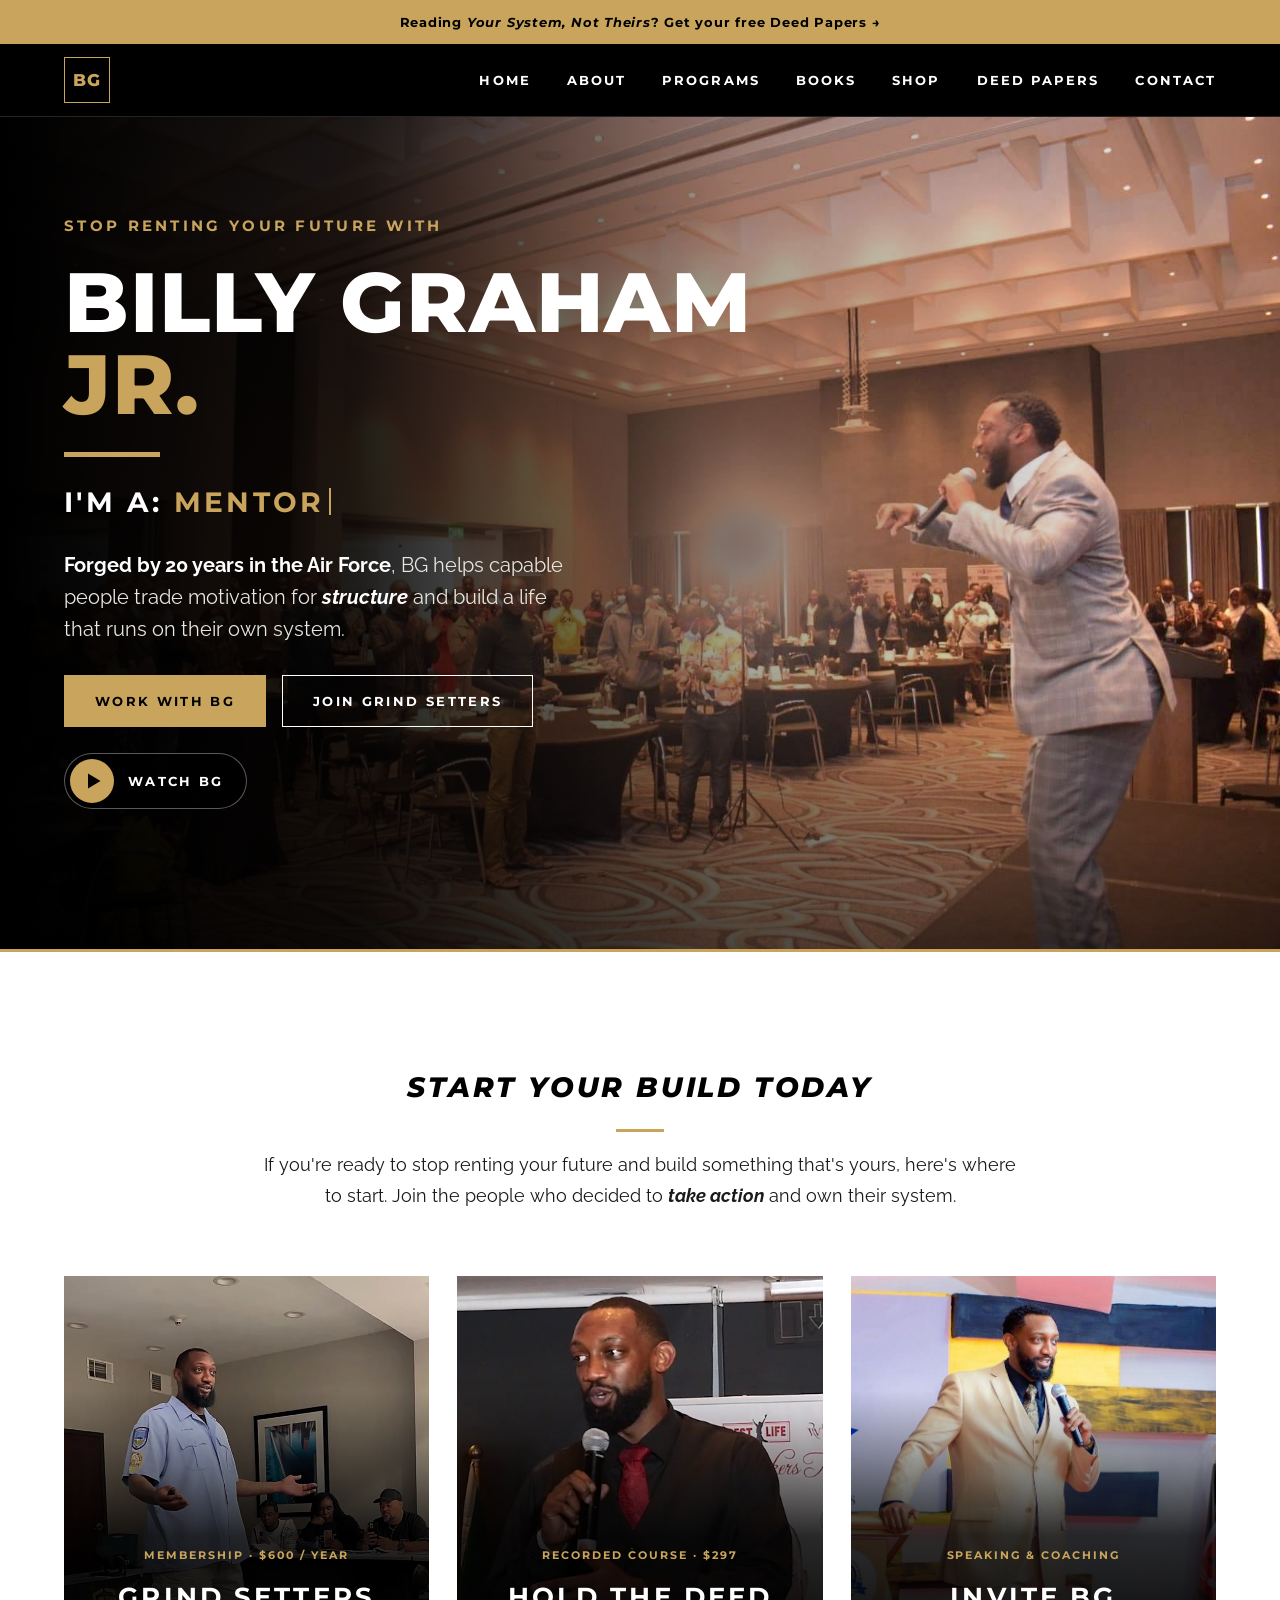
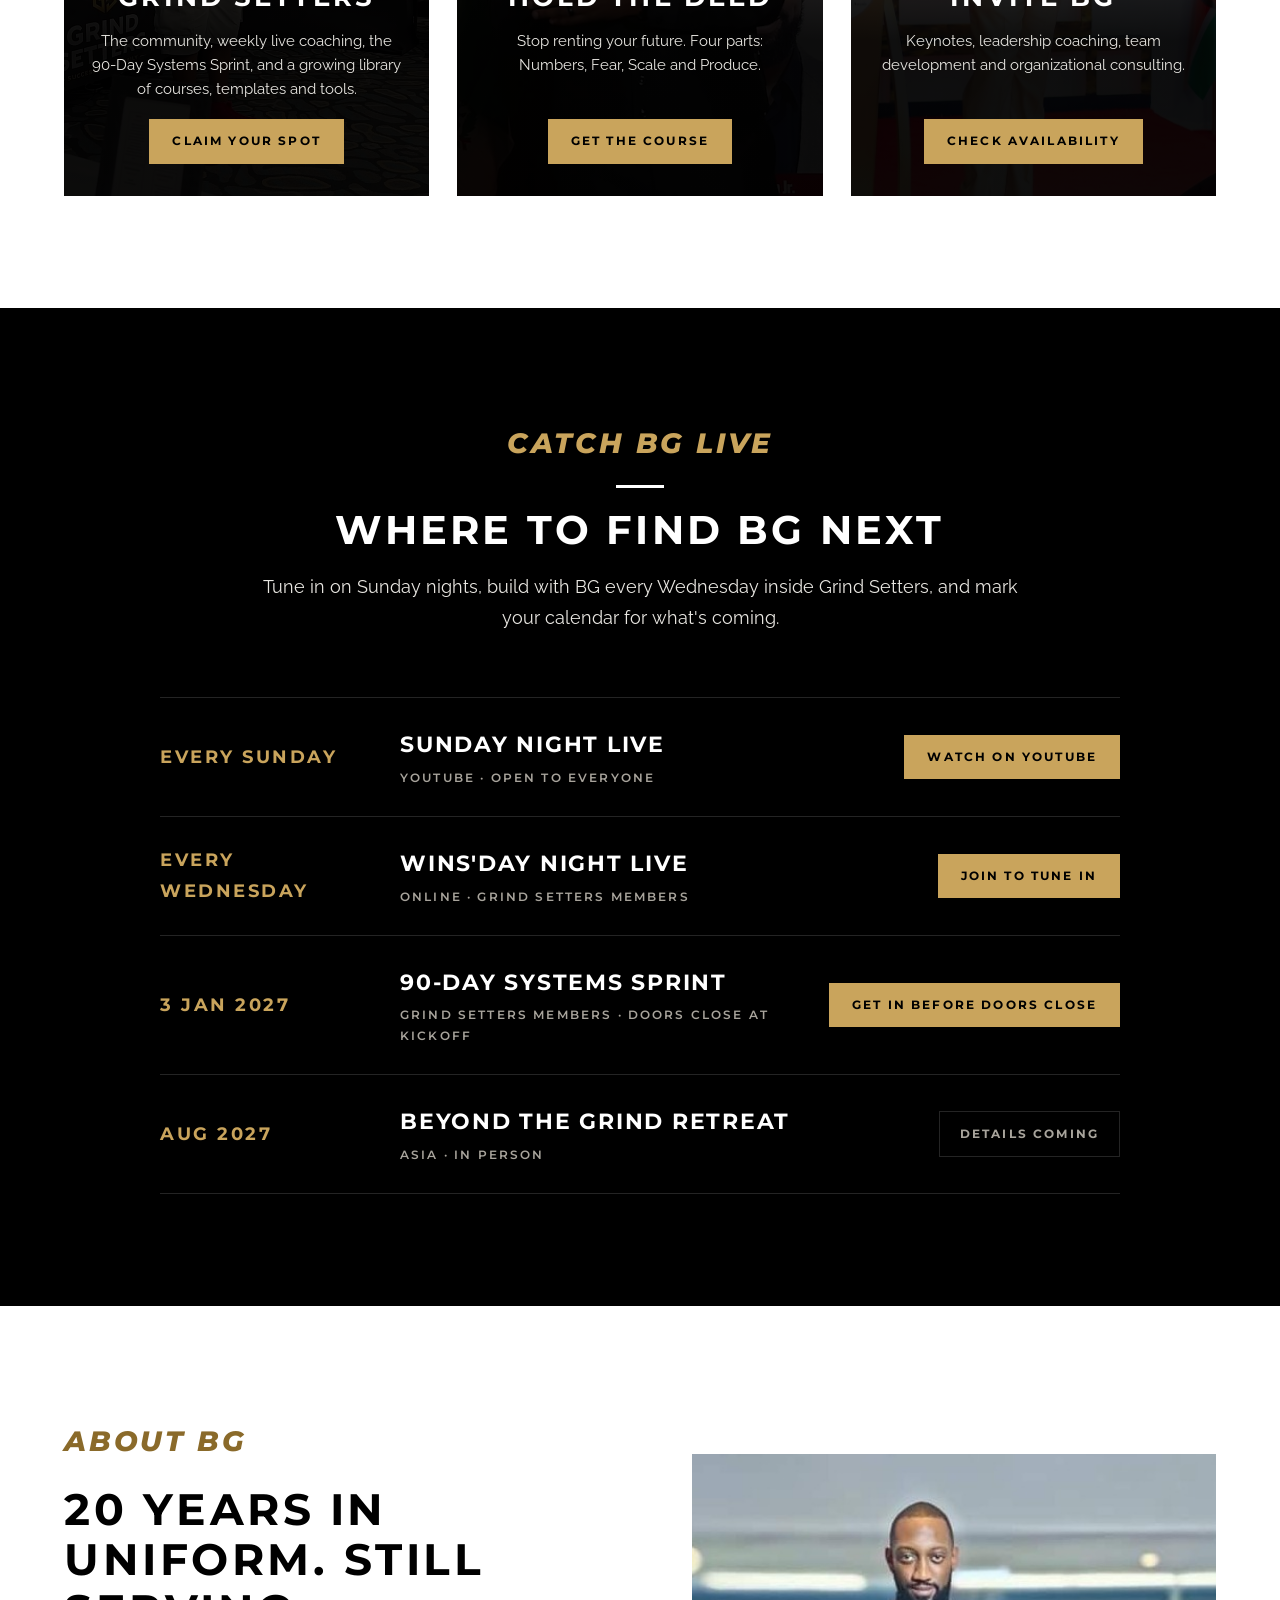
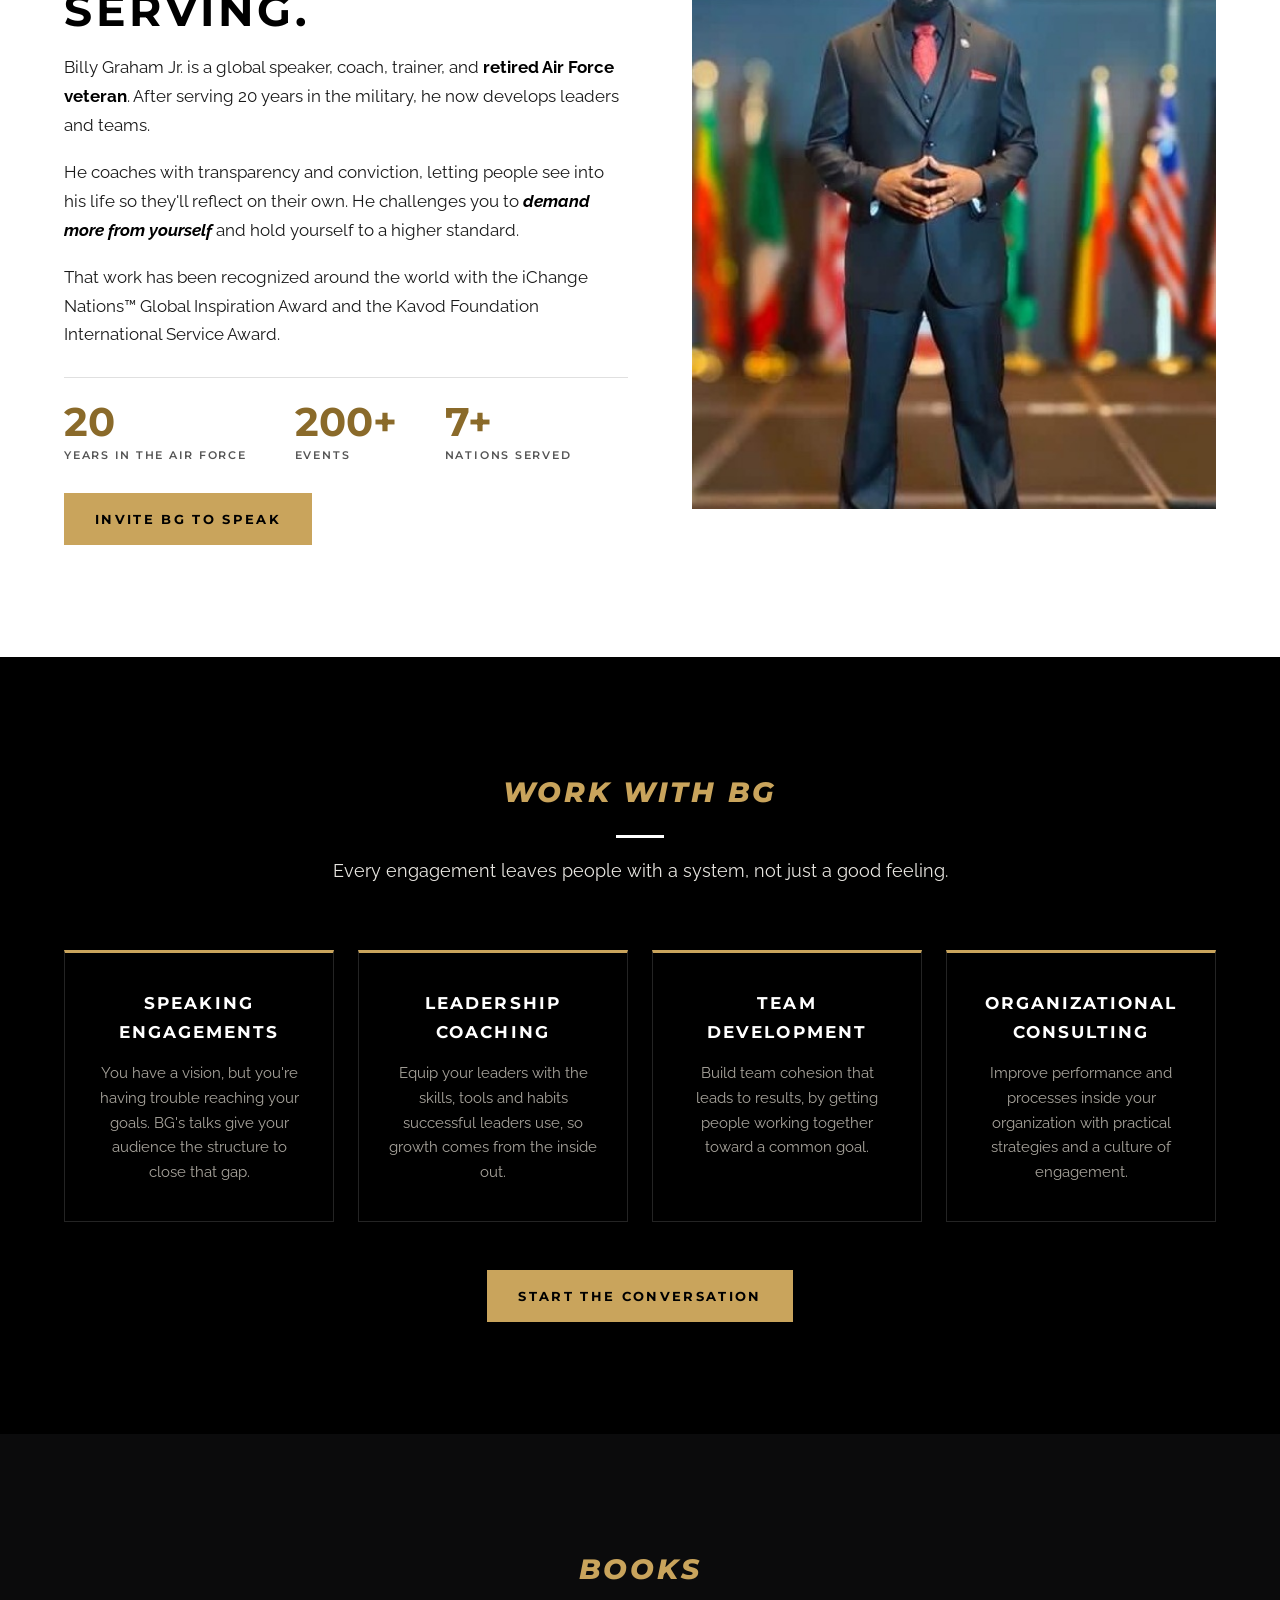
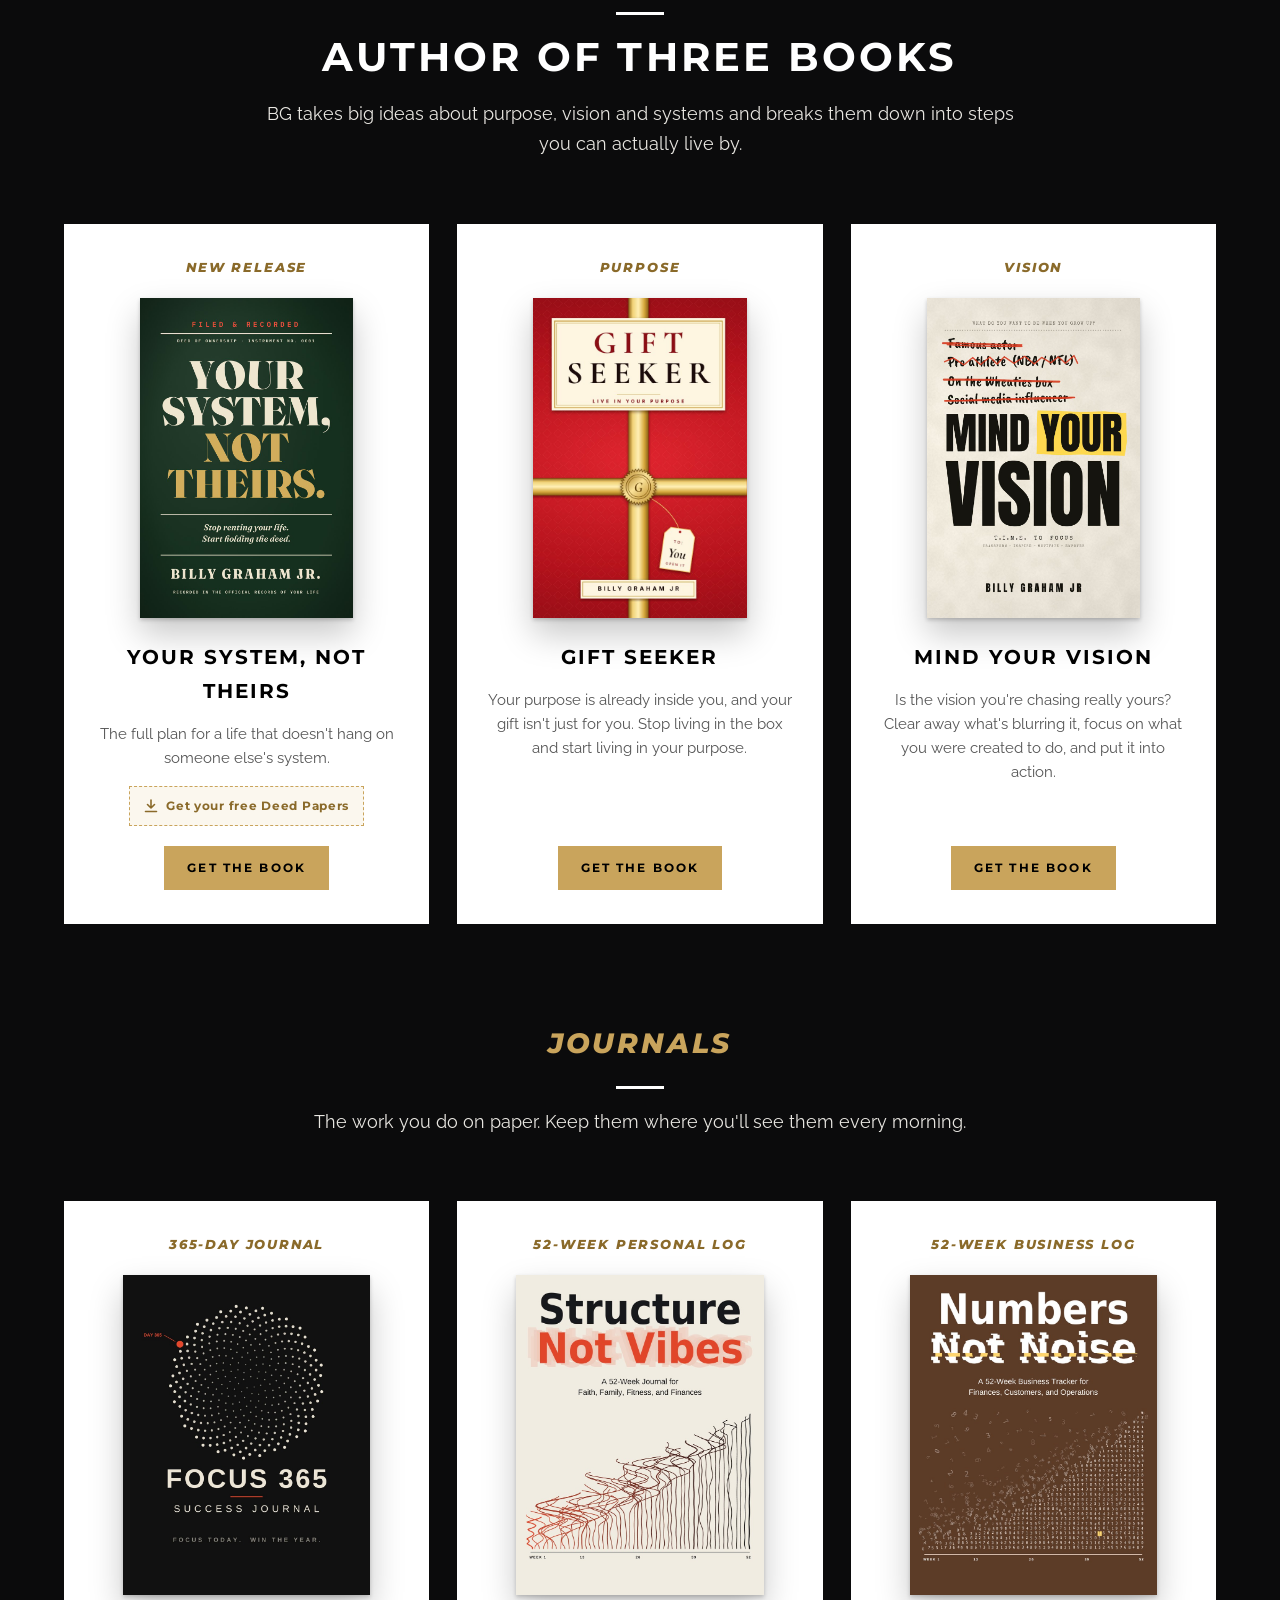
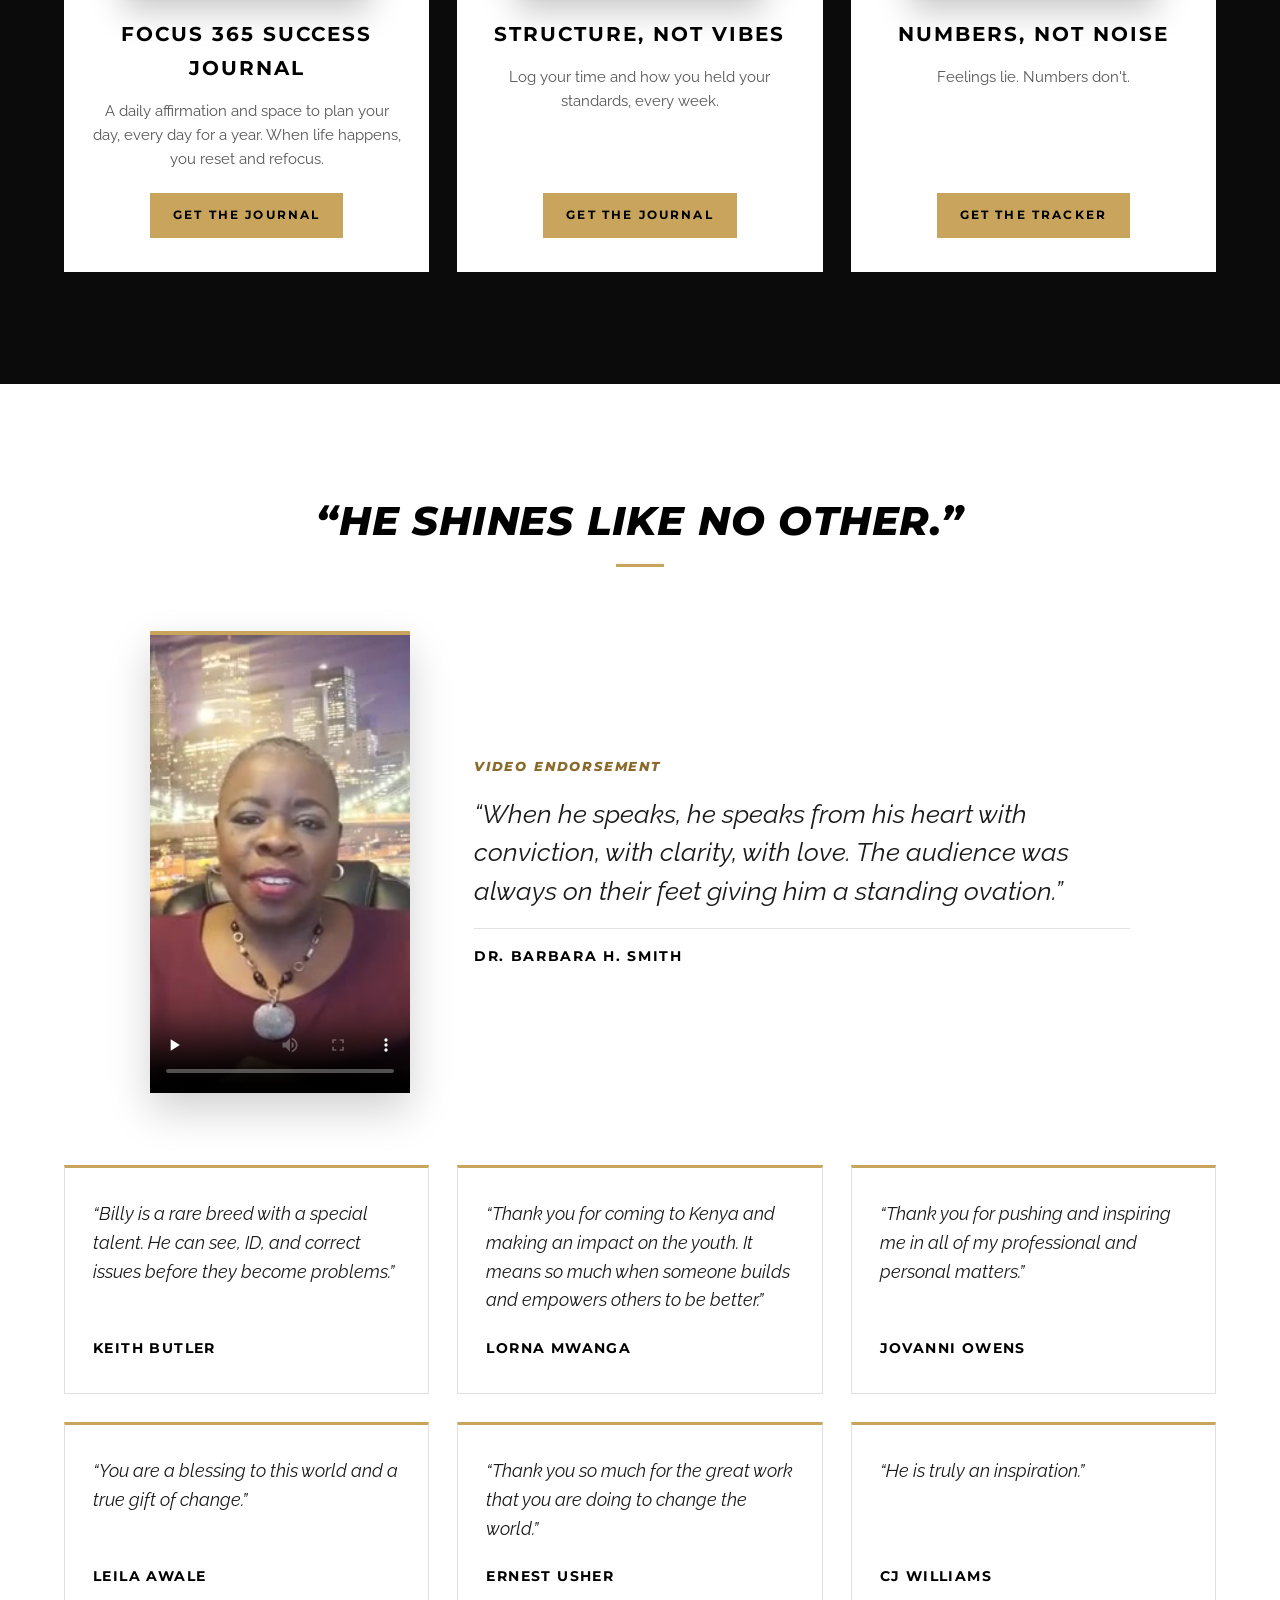
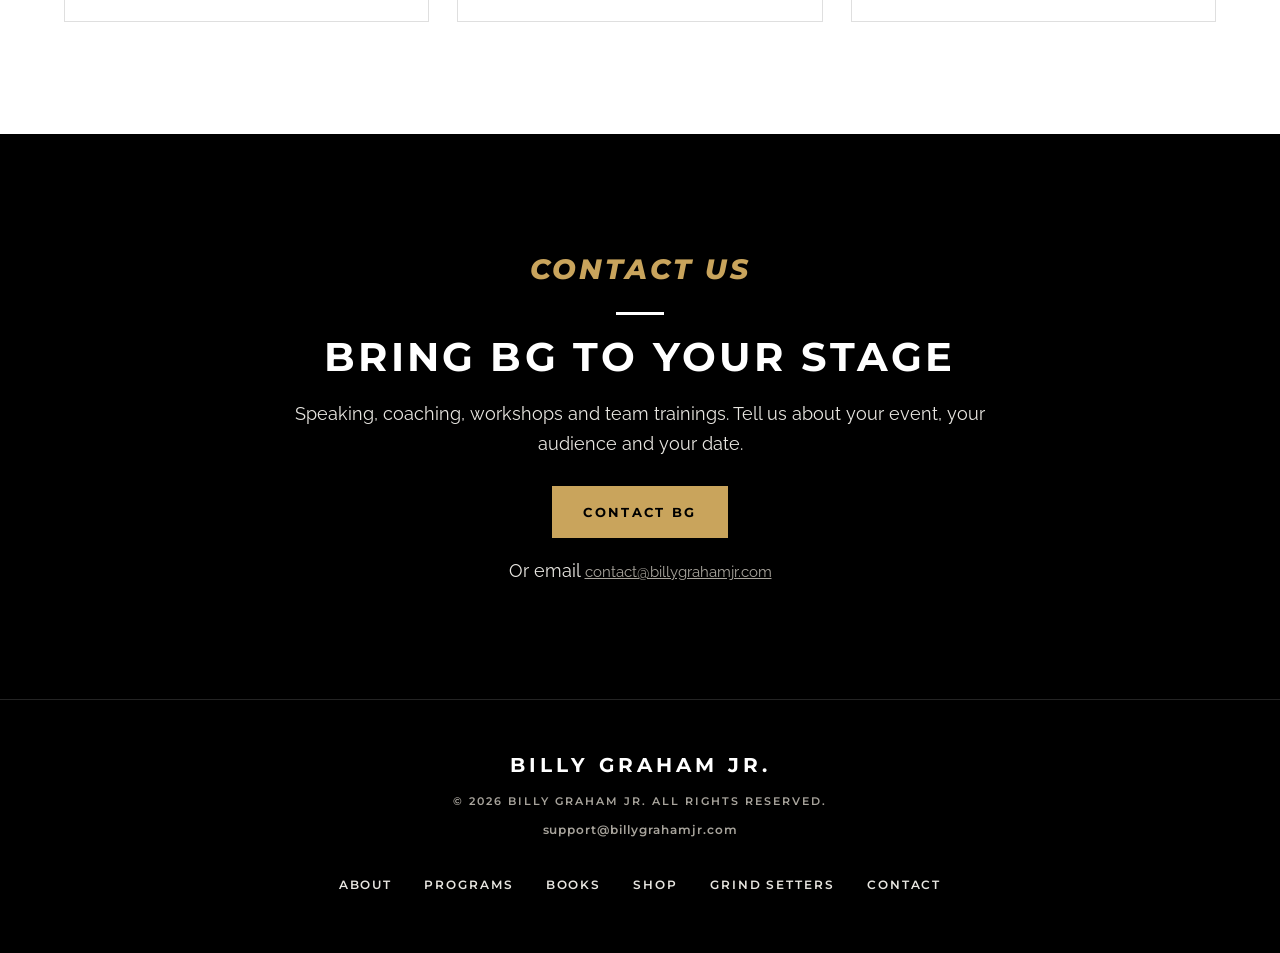
<file: index.html>
<!doctype html>
<html lang="en">
<head>
  <meta charset="utf-8">
  <meta name="viewport" content="width=device-width, initial-scale=1">
  <title>Billy Graham Jr. — Speaker, coach &amp; Air Force veteran</title>
  <meta name="description" content="Billy Graham Jr. (BG) is a speaker, coach, author and retired Air Force veteran. Invite BG to speak, join Grind Setters, and find his books and journals.">
  <meta property="og:title" content="Billy Graham Jr. — Speaker, coach &amp; Air Force veteran">
  <meta property="og:description" content="Invite BG to speak, join Grind Setters, and find his books and journals.">
  <meta property="og:image" content="https://billygrahamjr.com/assets/img/hero-stage.jpg">
  <meta property="og:url" content="https://billygrahamjr.com/">
  <link rel="icon" href="assets/img/favicon.svg" type="image/svg+xml">
  <link rel="preconnect" href="https://fonts.googleapis.com">
  <link rel="preconnect" href="https://fonts.gstatic.com" crossorigin>
  <link href="https://fonts.googleapis.com/css2?family=Montserrat:ital,wght@0,400;0,500;0,600;0,700;0,800;1,600;1,700;1,800&amp;family=Raleway:ital,wght@0,400;0,500;0,700;1,700&amp;display=swap" rel="stylesheet">
  <link rel="stylesheet" href="css/styles.css?v=202611280200">
</head>
<body>

<!-- ======================= DEED PAPERS STRIP ======================= -->
<a class="promo-strip" href="deed-papers/">Reading <em>Your System, Not Theirs</em>? Get your free Deed Papers <span aria-hidden="true">→</span></a>

<!-- ======================= HEADER ======================= -->
<header class="site-header">
  <div class="container site-header__inner">
    <a href="#top" class="monogram" aria-label="Billy Graham Jr., home">BG</a>
    <nav class="site-nav" aria-label="Main">
      <a href="#top">Home</a>
      <a href="#about">About</a>
      <a href="#programs">Programs</a>
      <a href="#books">Books</a>
      <a href="shop/">Shop</a>
      <a href="deed-papers/">Deed Papers</a>
      <a href="#contact">Contact</a>
    </nav>
  </div>
</header>

<!-- ======================= HERO ======================= -->
<section id="top" class="hero">
  <div class="hero__media" aria-hidden="true">
    <img src="assets/img/hero-stage.jpg" alt="" width="1600" height="1066" fetchpriority="high">
  </div>
  <div class="container hero__body">
    <p class="kicker">Stop renting your future with</p>
    <h1 class="hero__name">Billy Graham<br><span>Jr.</span></h1>
    <p class="typed-line">I'm a: <span class="typed" data-typed-items="Speaker, Mentor, Consultant, Leader, Builder">Speaker</span><span class="typed-cursor" aria-hidden="true"></span></p>
    <p class="hero__lede"><strong>Forged by 20 years in the Air Force</strong>, BG helps capable people trade motivation for <em>structure</em> and build a life that runs on their own system.</p>
    <div class="hero__actions">
      <a href="#speaking" class="btn btn--gold">Work with BG</a>
      <a href="https://grindsetters.com" class="btn btn--line">Join Grind Setters</a>
    </div>
    <div class="hero__watch">
      <button type="button" class="watch-btn" data-open-video aria-haspopup="dialog">
        <span class="watch-btn__icon" aria-hidden="true"><svg width="16" height="18" viewBox="0 0 16 18"><path d="M2 1.5 L14.5 9 L2 16.5 Z" fill="currentColor"/></svg></span>
        Watch BG
      </button>
    </div>
  </div>
</section>

<!-- Watch BG video popup -->
<div class="video-modal" id="watch-bg" role="dialog" aria-modal="true" aria-label="Watch BG" hidden>
  <button type="button" class="video-modal__backdrop" data-close-video aria-label="Close video"></button>
  <div class="video-modal__frame">
    <video src="assets/video/bg-sizzle-reel.mp4?v=2" poster="assets/img/reel-poster.jpg" controls playsinline preload="none"></video>
    <span class="video-modal__label">BG IN NAIROBI</span>
  </div>
  <button type="button" class="video-modal__close" data-close-video aria-label="Close video">
    <svg width="16" height="16" viewBox="0 0 16 16" aria-hidden="true"><path d="M2 2 L14 14 M14 2 L2 14" stroke="currentColor" stroke-width="2" stroke-linecap="round"/></svg>
  </button>
</div>

<main>

<!-- ======================= PROGRAMS ======================= -->
<section id="programs" class="band band--light">
  <div class="container">
    <div class="heading">
      <h2 class="heading__kicker">Start your build today</h2>
      <span class="divider" aria-hidden="true"></span>
      <p>If you're ready to stop renting your future and build something that's yours, here's where to start. Join the people who decided to <em>take action</em> and own their system.</p>
    </div>
    <div class="cards">
      <article class="card">
        <img src="assets/img/grind-setters-workshop.jpg" alt="BG teaching Grind Setters members at a workshop" loading="lazy">
        <div class="card__body">
          <span class="card__tag">Membership · $600 / year</span>
          <h3 class="card__title">Grind Setters</h3>
          <p>The community, weekly live coaching, the 90-Day Systems Sprint, and a growing library of courses, templates and tools.</p>
          <a href="https://grindsetters.com" class="btn btn--gold btn--sm">Claim your spot</a>
        </div>
      </article>
      <article class="card">
        <img src="assets/img/hold-the-deed-stage.jpg" alt="BG speaking on stage at the Live Your Best Life Speakers Tour in Nairobi" loading="lazy">
        <div class="card__body">
          <span class="card__tag">Recorded course · $297</span>
          <h3 class="card__title">Hold the Deed</h3>
          <p>Stop renting your future. Four parts: Numbers, Fear, Scale and Produce.</p>
          <a href="https://grindsetters.com/#join" class="btn btn--gold btn--sm">Get the course</a>
        </div>
      </article>
      <article class="card">
        <img src="assets/img/bg-on-stage.jpg" alt="BG on stage at the iChange Nations Global Awards" loading="lazy">
        <div class="card__body">
          <span class="card__tag">Speaking &amp; coaching</span>
          <h3 class="card__title">Invite BG</h3>
          <p>Keynotes, leadership coaching, team development and organizational consulting.</p>
          <a href="#contact" class="btn btn--gold btn--sm">Check availability</a>
        </div>
      </article>
    </div>
  </div>
</section>

<!-- ======================= EVENTS ======================= -->
<section id="events" class="band band--dark">
  <div class="container">
    <div class="heading">
      <h2 class="heading__kicker">Catch BG live</h2>
      <span class="divider divider--light" aria-hidden="true"></span>
      <h3 class="heading__title">Where to find BG next</h3>
      <p>Tune in on Sunday nights, build with BG every Wednesday inside Grind Setters, and mark your calendar for what's coming.</p>
    </div>
    <ul class="events">
      <li class="event">
        <span class="event__date">Every Sunday</span>
        <div class="event__info">
          <h4 class="event__name">Sunday Night Live</h4>
          <span class="event__where">YouTube · Open to everyone</span>
        </div>
        <a href="https://www.youtube.com/@Dailygrindwiththegrahams" class="btn btn--gold btn--sm" target="_blank" rel="noopener">Watch on YouTube<span class="sr-only"> (opens in a new tab)</span></a>
      </li>
      <li class="event">
        <span class="event__date">Every Wednesday</span>
        <div class="event__info">
          <h4 class="event__name">WINS'DAY Night Live</h4>
          <span class="event__where">Online · Grind Setters members</span>
        </div>
        <a href="https://grindsetters.com" class="btn btn--gold btn--sm">Join to tune in</a>
      </li>
      <li class="event">
        <span class="event__date">3 Jan 2027</span>
        <div class="event__info">
          <h4 class="event__name">90-Day Systems Sprint</h4>
          <span class="event__where">Grind Setters members · Doors close at kickoff</span>
        </div>
        <a href="https://grindsetters.com" class="btn btn--gold btn--sm">Get in before doors close</a>
      </li>
      <li class="event">
        <span class="event__date">Aug 2027</span>
        <div class="event__info">
          <h4 class="event__name">Beyond the Grind Retreat</h4>
          <span class="event__where">Asia · In person</span>
        </div>
        <span class="event__soon">Details coming</span>
      </li>
    </ul>
  </div>
</section>

<!-- ======================= ABOUT ======================= -->
<section id="about" class="band band--light">
  <div class="container about">
    <div class="about__copy">
      <h2 class="heading__kicker">About BG</h2>
      <h3 class="about__title">20 years in uniform. Still serving.</h3>
      <p>Billy Graham Jr. is a global speaker, coach, trainer, and <strong>retired Air Force veteran</strong>. After serving 20 years in the military, he now develops leaders and teams.</p>
      <p>He coaches with transparency and conviction, letting people see into his life so they'll reflect on their own. He challenges you to <em>demand more from yourself</em> and hold yourself to a higher standard.</p>
      <p>That work has been recognized around the world with the iChange Nations™ Global Inspiration Award and the Kavod Foundation International Service Award.</p>
      <ul class="facts" aria-label="Track record">
        <li><span class="facts__num">20</span><span class="facts__label">Years in the Air Force</span></li>
        <li><span class="facts__num">200+</span><span class="facts__label">Events</span></li>
        <li><span class="facts__num">7+</span><span class="facts__label">Nations served</span></li>
      </ul>
      <a href="#contact" class="btn btn--gold">Invite BG to speak</a>
    </div>
    <div class="about__photo">
      <img src="assets/img/bg-about.jpg" alt="BG in a black suit standing on stage in front of international flags" loading="lazy">
    </div>
  </div>
</section>

<!-- ======================= SPEAKING ======================= -->
<section id="speaking" class="band band--dark">
  <div class="container">
    <div class="heading">
      <h2 class="heading__kicker">Work with BG</h2>
      <span class="divider divider--light" aria-hidden="true"></span>
      <p>Every engagement leaves people with a system, not just a good feeling.</p>
    </div>
    <div class="services">
      <article class="service">
        <h4 class="service__title">Speaking engagements</h4>
        <p>You have a vision, but you're having trouble reaching your goals. BG's talks give your audience the structure to close that gap.</p>
      </article>
      <article class="service">
        <h4 class="service__title">Leadership coaching</h4>
        <p>Equip your leaders with the skills, tools and habits successful leaders use, so growth comes from the inside out.</p>
      </article>
      <article class="service">
        <h4 class="service__title">Team development</h4>
        <p>Build team cohesion that leads to results, by getting people working together toward a common goal.</p>
      </article>
      <article class="service">
        <h4 class="service__title">Organizational consulting</h4>
        <p>Improve performance and processes inside your organization with practical strategies and a culture of engagement.</p>
      </article>
    </div>
    <div class="services__cta"><a href="#contact" class="btn btn--gold">Start the conversation</a></div>
  </div>
</section>

<!-- ======================= BOOKS ======================= -->
<section id="books" class="band band--dark band--books">
  <div class="container">
    <div class="heading">
      <h2 class="heading__kicker">Books</h2>
      <span class="divider divider--light" aria-hidden="true"></span>
      <h3 class="heading__title">Author of three books</h3>
      <p>BG takes big ideas about purpose, vision and systems and breaks them down into steps you can actually live by.</p>
    </div>
    <div class="books">
      <article class="book">
        <span class="book__badge">New release</span>
        <div class="book__cover"><img src="assets/img/book-your-system-not-theirs.jpg" alt="Your System, Not Theirs book cover" loading="lazy"></div>
        <h4 class="book__title">Your System, Not Theirs</h4>
        <p>The full plan for a life that doesn't hang on someone else's system.</p>
        <a href="deed-papers/#get" class="book__download">
          <svg width="14" height="14" viewBox="0 0 14 14" aria-hidden="true"><path d="M7 1v8M3.5 5.5 7 9l3.5-3.5M1.5 12.5h11" fill="none" stroke="currentColor" stroke-width="1.6" stroke-linecap="round" stroke-linejoin="round"/></svg>
          <span>Get your free Deed Papers</span>
        </a>
        <a href="https://www.amazon.com/dp/B0HSCSS62Y" class="btn btn--gold btn--sm" target="_blank" rel="noopener">Get the book<span class="sr-only"> (opens Amazon in a new tab)</span></a>
     </article>
      <article class="book">
        <span class="book__badge">Purpose</span>
        <div class="book__cover"><img src="assets/img/book-gift-seeker.jpg" alt="Gift Seeker: Live In Your Purpose book cover" loading="lazy"></div>
        <h4 class="book__title">Gift Seeker</h4>
        <p>Your purpose is already inside you, and your gift isn't just for you. Stop living in the box and start living in your purpose.</p>
        <a href="https://a.co/d/0cMKeLES" class="btn btn--gold btn--sm" target="_blank" rel="noopener">Get the book<span class="sr-only"> (opens Amazon in a new tab)</span></a>
      </article>
      <article class="book">
        <span class="book__badge">Vision</span>
        <div class="book__cover"><img src="assets/img/book-mind-your-vision.jpg" alt="Mind Your Vision: T.I.M.E. To Focus book cover" loading="lazy"></div>
        <h4 class="book__title">Mind Your Vision</h4>
        <p>Is the vision you're chasing really yours? Clear away what's blurring it, focus on what you were created to do, and put it into action.</p>
        <a href="https://a.co/d/0eMYiZ0g" class="btn btn--gold btn--sm" target="_blank" rel="noopener">Get the book<span class="sr-only"> (opens Amazon in a new tab)</span></a>
      </article>
    </div>

    <div class="heading heading--sub">
      <h3 class="heading__kicker">Journals</h3>
      <span class="divider divider--light" aria-hidden="true"></span>
      <p>The work you do on paper. Keep them where you'll see them every morning.</p>
    </div>
    <div class="books books--journals">
      <article class="book">
        <span class="book__badge">365-day journal</span>
        <div class="book__cover"><img src="assets/img/journal-focus-365.jpg" alt="Focus 365 Success Journal cover" loading="lazy"></div>
        <h4 class="book__title">Focus 365 Success Journal</h4>
        <p>A daily affirmation and space to plan your day, every day for a year. When life happens, you reset and refocus.</p>
        <a href="https://a.co/d/05mQciWv" class="btn btn--gold btn--sm" target="_blank" rel="noopener">Get the journal<span class="sr-only"> (opens Amazon in a new tab)</span></a>
      </article>
      <article class="book">
        <span class="book__badge">52-week personal log</span>
        <div class="book__cover"><img src="assets/img/journal-structure-not-vibes.jpg" alt="Structure, Not Vibes journal cover" loading="lazy"></div>
        <h4 class="book__title">Structure, Not Vibes</h4>
        <p>Log your time and how you held your standards, every week.</p>
        <a href="https://www.amazon.com/dp/B0HR3W7RQ1" class="btn btn--gold btn--sm" target="_blank" rel="noopener">Get the journal<span class="sr-only"> (opens Amazon in a new tab)</span></a>
      </article>
      <article class="book">
        <span class="book__badge">52-week business log</span>
        <div class="book__cover"><img src="assets/img/journal-numbers-not-noise.jpg" alt="Numbers, Not Noise business tracker cover" loading="lazy"></div>
        <h4 class="book__title">Numbers, Not Noise</h4>
        <p>Feelings lie. Numbers don't.</p>
        <a href="https://www.amazon.com/dp/B0HSM33Z6Q" class="btn btn--gold btn--sm" target="_blank" rel="noopener">Get the tracker<span class="sr-only"> (opens Amazon in a new tab)</span></a>
      </article>
    </div>
  </div>
</section>

<!-- ======================= TESTIMONIALS ======================= -->
<section id="testimonials" class="band band--light">
  <div class="container">
    <div class="heading">
      <h2 class="heading__quote">“He shines like no other.”</h2>
      <span class="divider" aria-hidden="true"></span>
    </div>
    <div class="endorse">
      <div class="endorse__video">
        <video src="assets/video/barbara-smith.mp4" poster="assets/img/barbara-poster.jpg" controls playsinline preload="none" aria-label="Video endorsement from Dr. Barbara H. Smith"></video>
      </div>
      <div class="endorse__copy">
        <span class="endorse__label">Video endorsement</span>
        <blockquote>When he speaks, he speaks from his heart with conviction, with clarity, with love. The audience was always on their feet giving him a standing ovation.</blockquote>
        <p class="endorse__name">Dr. Barbara H. Smith</p>
      </div>
    </div>
    <div class="quotes">
      <figure class="quote">
        <blockquote>Billy is a rare breed with a special talent. He can see, ID, and correct issues before they become problems.</blockquote>
        <figcaption>Keith Butler</figcaption>
      </figure>
      <figure class="quote">
        <blockquote>Thank you for coming to Kenya and making an impact on the youth. It means so much when someone builds and empowers others to be better.</blockquote>
        <figcaption>Lorna Mwanga</figcaption>
      </figure>
      <figure class="quote">
        <blockquote>Thank you for pushing and inspiring me in all of my professional and personal matters.</blockquote>
        <figcaption>Jovanni Owens</figcaption>
      </figure>
      <figure class="quote">
        <blockquote>You are a blessing to this world and a true gift of change.</blockquote>
        <figcaption>Leila Awale</figcaption>
      </figure>
      <figure class="quote">
        <blockquote>Thank you so much for the great work that you are doing to change the world.</blockquote>
        <figcaption>Ernest Usher</figcaption>
      </figure>
      <figure class="quote">
        <blockquote>He is truly an inspiration.</blockquote>
        <figcaption>CJ Williams</figcaption>
      </figure>
    </div>
  </div>
</section>

<!-- ======================= CONTACT ======================= -->
<section id="contact" class="band band--dark">
  <div class="container">
    <div class="heading">
      <h2 class="heading__kicker">Contact us</h2>
      <span class="divider divider--light" aria-hidden="true"></span>
      <h3 class="heading__title">Bring BG to your stage</h3>
      <p>Speaking, coaching, workshops and team trainings. Tell us about your event, your audience and your date.</p>
      <!-- Contact BG opens the inquiry form popup (#inquire). It sends through FormSubmit to contact@billygrahamjr.com (Gmail label "contact@ (inquiries)"). -->
      <a href="#inquire" class="btn btn--gold" data-open-contact>Contact BG</a>
      <p class="contact__email">Or email <a href="mailto:contact@billygrahamjr.com">contact@billygrahamjr.com</a></p>
    </div>
  </div>
</section>

</main>

<!-- ======================= FOOTER ======================= -->
<footer class="site-footer">
  <div class="container">
    <span class="site-footer__name">Billy Graham Jr.</span>
    <span class="site-footer__copy">© <span data-year>2026</span> Billy Graham Jr. All rights reserved.</span>
    <a class="site-footer__email" href="mailto:support@billygrahamjr.com">support@billygrahamjr.com</a>
    <nav class="site-footer__links" aria-label="Footer">
      <a href="#about">About</a>
      <a href="#programs">Programs</a>
      <a href="#books">Books</a>
      <a href="shop/">Shop</a>
      <a href="https://grindsetters.com">Grind Setters</a>
      <a href="#contact">Contact</a>
    </nav>
  </div>
</footer>


<!-- ======================= CONTACT FORM POPUP (FormSubmit -> contact@billygrahamjr.com) ======================= -->
<div class="signup" id="inquire" role="dialog" aria-modal="true" aria-labelledby="inquire-title" hidden>
  <button type="button" class="signup__backdrop" data-close-contact aria-label="Close"></button>
  <div class="signup__panel signup__panel--wide">
    <button type="button" class="signup__close" data-close-contact aria-label="Close">
      <svg width="16" height="16" viewBox="0 0 16 16" aria-hidden="true"><path d="M2 2 L14 14 M14 2 L2 14" stroke="currentColor" stroke-width="2" stroke-linecap="round"/></svg>
    </button>
    <div class="signup__body">
      <div class="contact-form__view" data-contact-form-view>
        <p class="kicker">Bring BG to your stage</p>
        <h2 class="signup__title" id="inquire-title">Tell us about <span>your event</span></h2>
        <form class="signup__form contact-form" action="https://formsubmit.co/contact@billygrahamjr.com" method="post" data-contact-form>
          <input type="hidden" name="_subject" value="New inquiry from billygrahamjr.com">
          <input type="hidden" name="_template" value="table">
          <input type="hidden" name="_next" value="https://billygrahamjr.com/#contact">
          <input type="text" name="_honey" class="contact-form__honey" tabindex="-1" autocomplete="off" aria-hidden="true">
          <div class="contact-form__row">
            <div class="contact-form__field">
              <label class="signup__label" for="cf-name">Your name</label>
              <input class="signup__input" id="cf-name" name="name" type="text" autocomplete="name" required>
            </div>
            <div class="contact-form__field">
              <label class="signup__label" for="cf-email">Email</label>
              <input class="signup__input" id="cf-email" name="email" type="email" autocomplete="email" required>
            </div>
          </div>
          <div class="contact-form__row">
            <div class="contact-form__field">
              <label class="signup__label" for="cf-org">Organization or event</label>
              <input class="signup__input" id="cf-org" name="organization" type="text" autocomplete="organization">
            </div>
            <div class="contact-form__field">
              <label class="signup__label" for="cf-type">What do you need?</label>
              <select class="signup__input" id="cf-type" name="inquiry_type">
                <option>Speaking engagement</option>
                <option>Leadership coaching</option>
                <option>Team development</option>
                <option>Organizational consulting</option>
                <option>Something else</option>
              </select>
            </div>
          </div>
          <label class="signup__label" for="cf-when">Date and location (if you have them)</label>
          <input class="signup__input" id="cf-when" name="date_and_location" type="text">
          <label class="signup__label" for="cf-msg">Message</label>
          <textarea class="signup__input contact-form__msg" id="cf-msg" name="message" rows="4" required placeholder="Your audience, how many people, and what you'd like BG to cover."></textarea>
          <button type="submit" class="btn btn--gold signup__submit" data-contact-submit>Send inquiry</button>
          <p class="signup__fine" data-contact-error hidden>Something went wrong sending your message. Please try again, or email <a href="mailto:contact@billygrahamjr.com">contact@billygrahamjr.com</a>.</p>
        </form>
      </div>
      <div class="contact-form__done" data-contact-done hidden tabindex="-1">
        <p class="kicker">Message received</p>
        <h2 class="signup__title">Thank you. <span>BG will be in touch.</span></h2>
        <p class="contact-form__done-text">Your inquiry went straight to BG's team.</p>
        <button type="button" class="btn btn--gold" data-close-contact>Close</button>
      </div>
    </div>
  </div>
</div>

<script src="js/main.js?v=202611280200"></script>
</body>
</html>
</file>
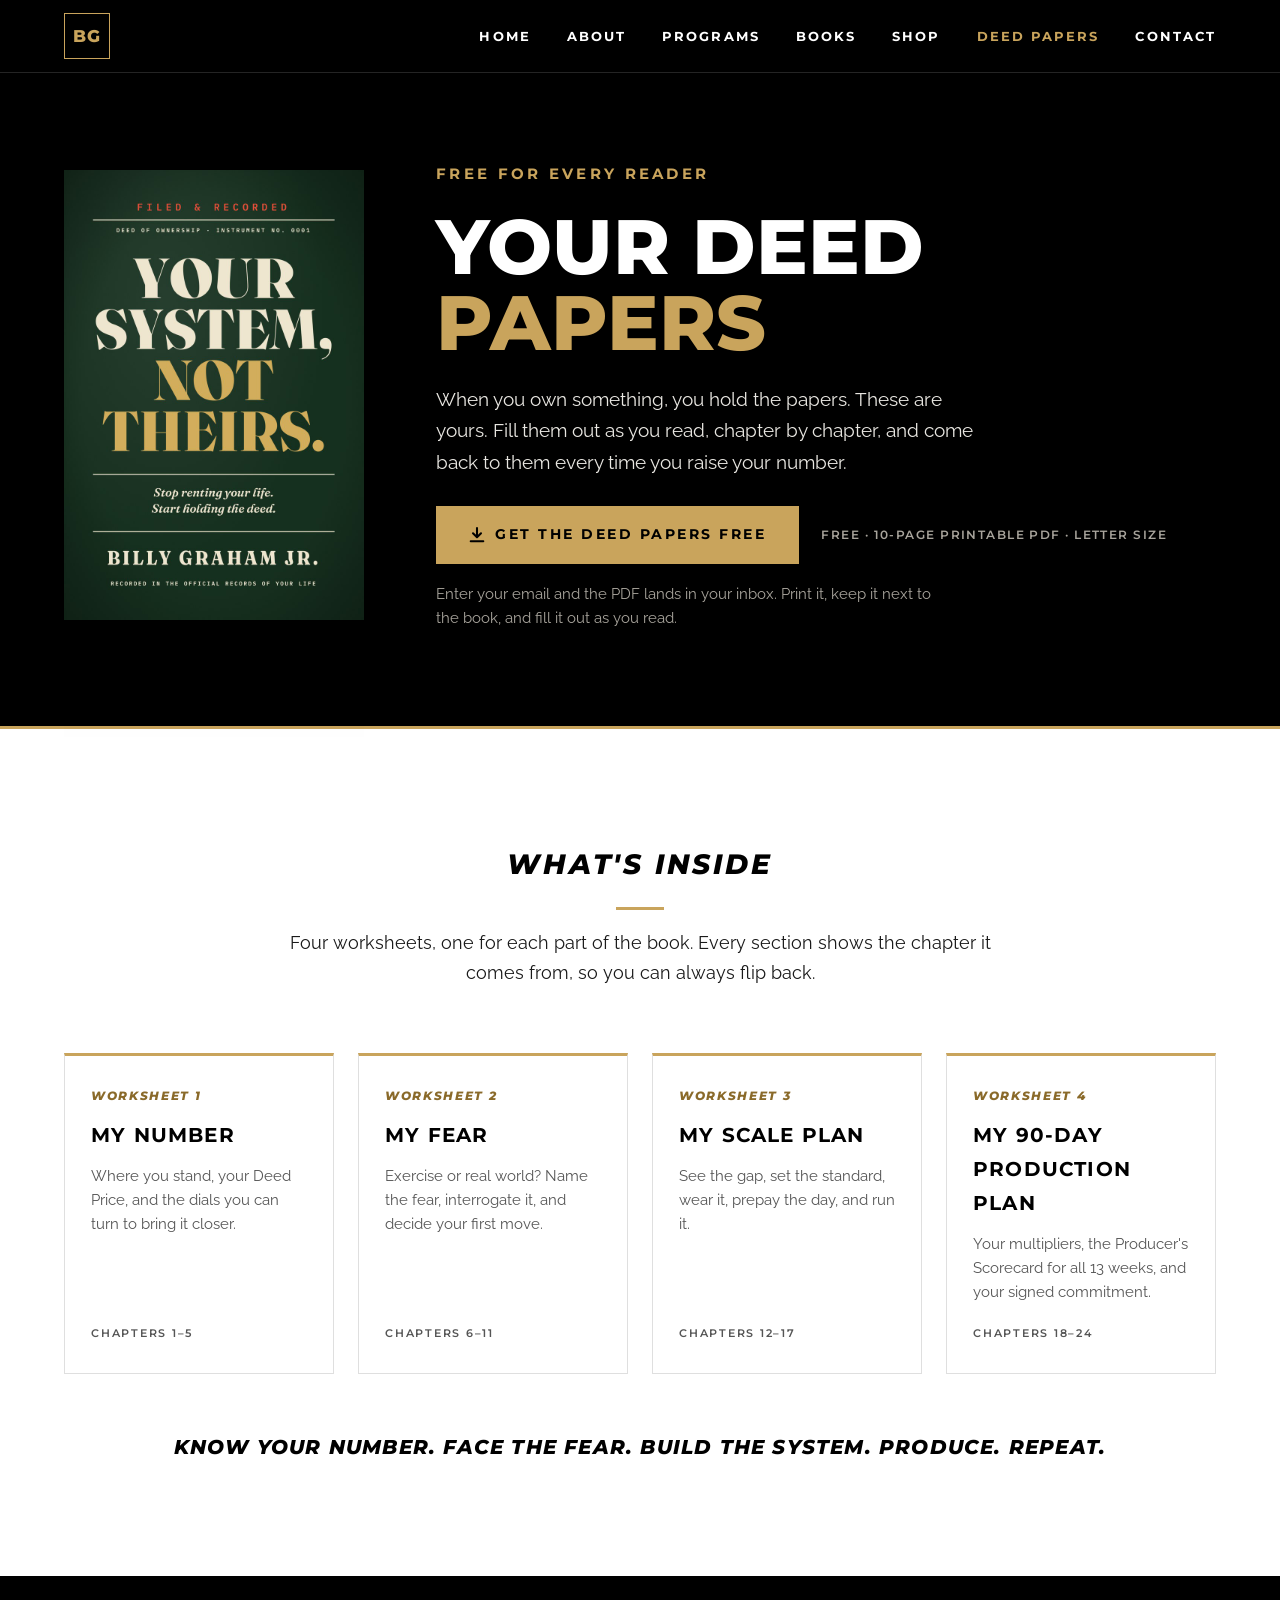
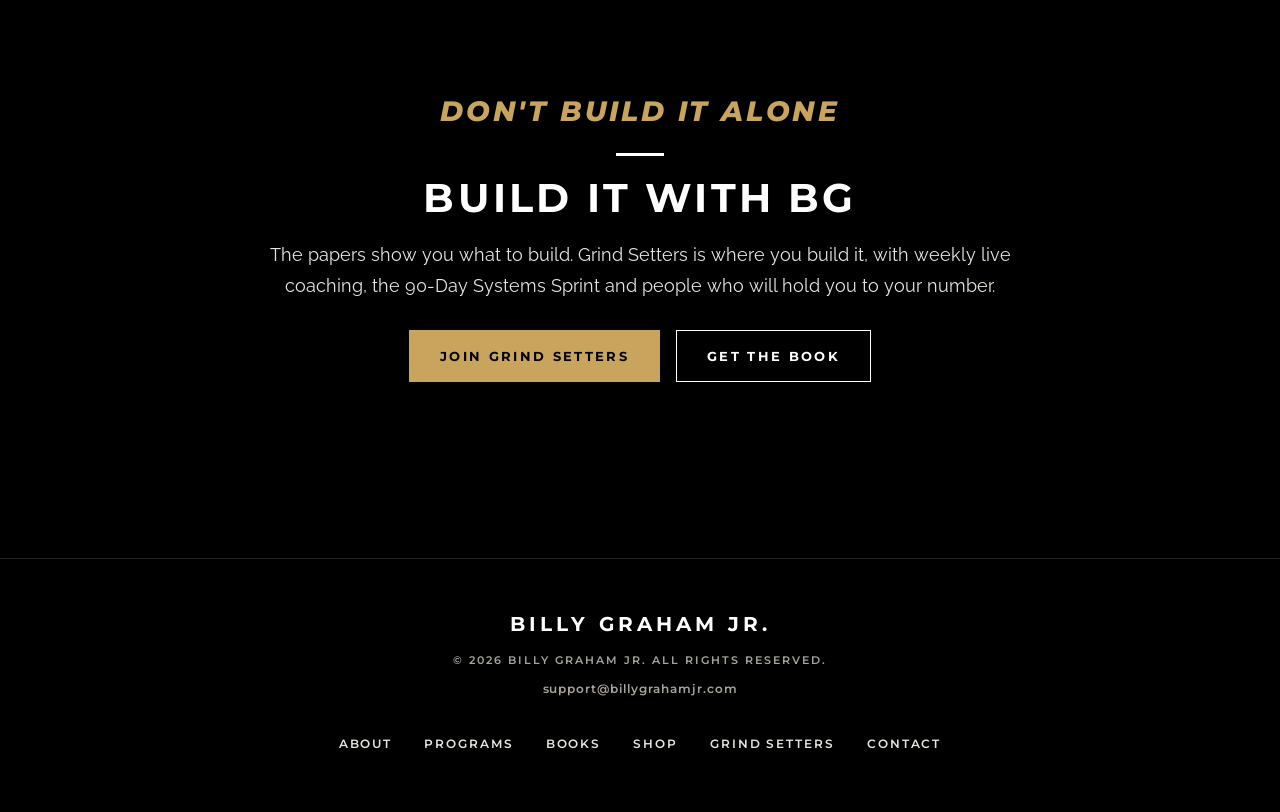
<file: deed-papers/index.html>
<!doctype html>
<html lang="en">
<head>
  <meta charset="utf-8">
  <meta name="viewport" content="width=device-width, initial-scale=1">
  <title>Your Deed Papers — Free printable for Your System, Not Theirs | Billy Graham Jr.</title>
  <meta name="description" content="Download Your Deed Papers, the free printable worksheets for Your System, Not Theirs by Billy Graham Jr.: My Number, My Fear, My Scale Plan and My 90-Day Production Plan.">
  <meta property="og:title" content="Your Deed Papers — free printable from Your System, Not Theirs">
  <meta property="og:description" content="Four worksheets to fill out as you read, chapter by chapter.">
  <meta property="og:image" content="https://billygrahamjr.com/assets/img/book-your-system-not-theirs.jpg">
  <meta property="og:url" content="https://billygrahamjr.com/deed-papers/">
  <link rel="icon" href="../assets/img/favicon.svg" type="image/svg+xml">
  <link rel="preconnect" href="https://fonts.googleapis.com">
  <link rel="preconnect" href="https://fonts.gstatic.com" crossorigin>
  <link href="https://fonts.googleapis.com/css2?family=Montserrat:ital,wght@0,400;0,500;0,600;0,700;0,800;1,600;1,700;1,800&amp;family=Raleway:ital,wght@0,400;0,500;0,700;1,700&amp;display=swap" rel="stylesheet">
  <link rel="stylesheet" href="../css/styles.css?v=202611270200">
</head>
<body>

<!-- ======================= HEADER ======================= -->
<header class="site-header">
  <div class="container site-header__inner">
    <a href="../" class="monogram" aria-label="Billy Graham Jr., home">BG</a>
    <nav class="site-nav" aria-label="Main">
      <a href="../">Home</a>
      <a href="../#about">About</a>
      <a href="../#programs">Programs</a>
      <a href="../#books">Books</a>
      <a href="../shop/">Shop</a>
      <a href="./" aria-current="page">Deed Papers</a>
      <a href="../#contact">Contact</a>
    </nav>
  </div>
</header>

<main>

<!-- ======================= DOWNLOAD ======================= -->
<section class="deed-hero">
  <div class="container deed-hero__inner">
    <div class="deed-hero__cover">
      <img src="../assets/img/book-your-system-not-theirs.jpg" alt="Your System, Not Theirs book cover" width="800" height="1200">
    </div>
    <div class="deed-hero__copy">
      <p class="kicker">Free for every reader</p>
      <h1 class="deed-hero__title">Your Deed <span>Papers</span></h1>
      <p class="deed-hero__lede">When you own something, you hold the papers. These are yours. Fill them out as you read, chapter by chapter, and come back to them every time you raise your number.</p>
      <div class="deed-hero__actions">
        <!-- Opens the signup popup below (#get). Signups go to Kit, form "Deed Papers". -->
        <a href="#get" class="btn btn--gold" data-open-signup>
          <svg width="16" height="16" viewBox="0 0 14 14" aria-hidden="true" style="margin-right:10px"><path d="M7 1v8M3.5 5.5 7 9l3.5-3.5M1.5 12.5h11" fill="none" stroke="currentColor" stroke-width="1.8" stroke-linecap="round" stroke-linejoin="round"/></svg>
          Get the Deed Papers free
        </a>
        <span class="deed-hero__meta">Free · 10-page printable PDF · Letter size</span>
      </div>
      <p class="deed-hero__note">Enter your email and the PDF lands in your inbox. Print it, keep it next to the book, and fill it out as you read.</p>
    </div>
  </div>
</section>

<!-- ======================= WHAT'S INSIDE ======================= -->
<section class="band band--light">
  <div class="container">
    <div class="heading">
      <h2 class="heading__kicker">What's inside</h2>
      <span class="divider" aria-hidden="true"></span>
      <p>Four worksheets, one for each part of the book. Every section shows the chapter it comes from, so you can always flip back.</p>
    </div>
    <ol class="worksheets">
      <li class="worksheet">
        <span class="worksheet__num">Worksheet 1</span>
        <h3 class="worksheet__title">My Number</h3>
        <p>Where you stand, your Deed Price, and the dials you can turn to bring it closer.</p>
        <span class="worksheet__ch">Chapters 1–5</span>
      </li>
      <li class="worksheet">
        <span class="worksheet__num">Worksheet 2</span>
        <h3 class="worksheet__title">My Fear</h3>
        <p>Exercise or real world? Name the fear, interrogate it, and decide your first move.</p>
        <span class="worksheet__ch">Chapters 6–11</span>
      </li>
      <li class="worksheet">
        <span class="worksheet__num">Worksheet 3</span>
        <h3 class="worksheet__title">My Scale Plan</h3>
        <p>See the gap, set the standard, wear it, prepay the day, and run it.</p>
        <span class="worksheet__ch">Chapters 12–17</span>
      </li>
      <li class="worksheet">
        <span class="worksheet__num">Worksheet 4</span>
        <h3 class="worksheet__title">My 90-Day Production Plan</h3>
        <p>Your multipliers, the Producer's Scorecard for all 13 weeks, and your signed commitment.</p>
        <span class="worksheet__ch">Chapters 18–24</span>
      </li>
    </ol>
    <p class="deed-motto">Know your number. Face the fear. Build the system. Produce. Repeat.</p>
  </div>
</section>

<!-- ======================= NEXT STEP ======================= -->
<section class="band band--dark">
  <div class="container">
    <div class="heading">
      <h2 class="heading__kicker">Don't build it alone</h2>
      <span class="divider divider--light" aria-hidden="true"></span>
      <h3 class="heading__title">Build it with BG</h3>
      <p>The papers show you what to build. Grind Setters is where you build it, with weekly live coaching, the 90-Day Systems Sprint and people who will hold you to your number.</p>
      <div class="deed-next">
        <a href="https://grindsetters.com" class="btn btn--gold">Join Grind Setters</a>
        <a href="https://www.amazon.com/dp/B0HSCSS62Y" class="btn btn--line" target="_blank" rel="noopener">Get the book<span class="sr-only"> (opens Amazon in a new tab)</span></a>
      </div>
    </div>
  </div>
</section>

</main>

<!-- ======================= FOOTER ======================= -->
<footer class="site-footer">
  <div class="container">
    <span class="site-footer__name">Billy Graham Jr.</span>
    <span class="site-footer__copy">© <span data-year>2026</span> Billy Graham Jr. All rights reserved.</span>
    <a class="site-footer__email" href="mailto:support@billygrahamjr.com">support@billygrahamjr.com</a>
    <nav class="site-footer__links" aria-label="Footer">
      <a href="../#about">About</a>
      <a href="../#programs">Programs</a>
      <a href="../#books">Books</a>
      <a href="../shop/">Shop</a>
      <a href="https://grindsetters.com">Grind Setters</a>
      <a href="../#contact">Contact</a>
    </nav>
  </div>
</footer>

<!-- ======================= SIGNUP POPUP (Kit form 10249927) ======================= -->
<div class="signup" id="get" role="dialog" aria-modal="true" aria-labelledby="signup-title" hidden>
  <button type="button" class="signup__backdrop" data-close-signup aria-label="Close"></button>
  <div class="signup__panel">
    <button type="button" class="signup__close" data-close-signup aria-label="Close">
      <svg width="16" height="16" viewBox="0 0 16 16" aria-hidden="true"><path d="M2 2 L14 14 M14 2 L2 14" stroke="currentColor" stroke-width="2" stroke-linecap="round"/></svg>
    </button>
    <img class="signup__cover" src="../assets/img/book-your-system-not-theirs.jpg" alt="" width="800" height="1200">
    <div class="signup__body">
      <p class="kicker">Free for every reader</p>
      <h2 class="signup__title" id="signup-title">Where should we send <span>your papers?</span></h2>
      <form class="signup__form" action="https://app.kit.com/forms/10249927/subscriptions" method="post">
        <label class="signup__label" for="su-name">First name</label>
        <input class="signup__input" id="su-name" name="fields[first_name]" type="text" autocomplete="given-name" required>
        <label class="signup__label" for="su-email">Email</label>
        <input class="signup__input" id="su-email" name="email_address" type="email" autocomplete="email" required>
        <button type="submit" class="btn btn--gold signup__submit">Send me the Deed Papers</button>
        <p class="signup__fine">You'll get the papers right away, plus the occasional email from BG. Unsubscribe anytime.</p>
      </form>
    </div>
  </div>
</div>

<script src="../js/main.js?v=202611270100"></script>
</body>
</html>
</file>
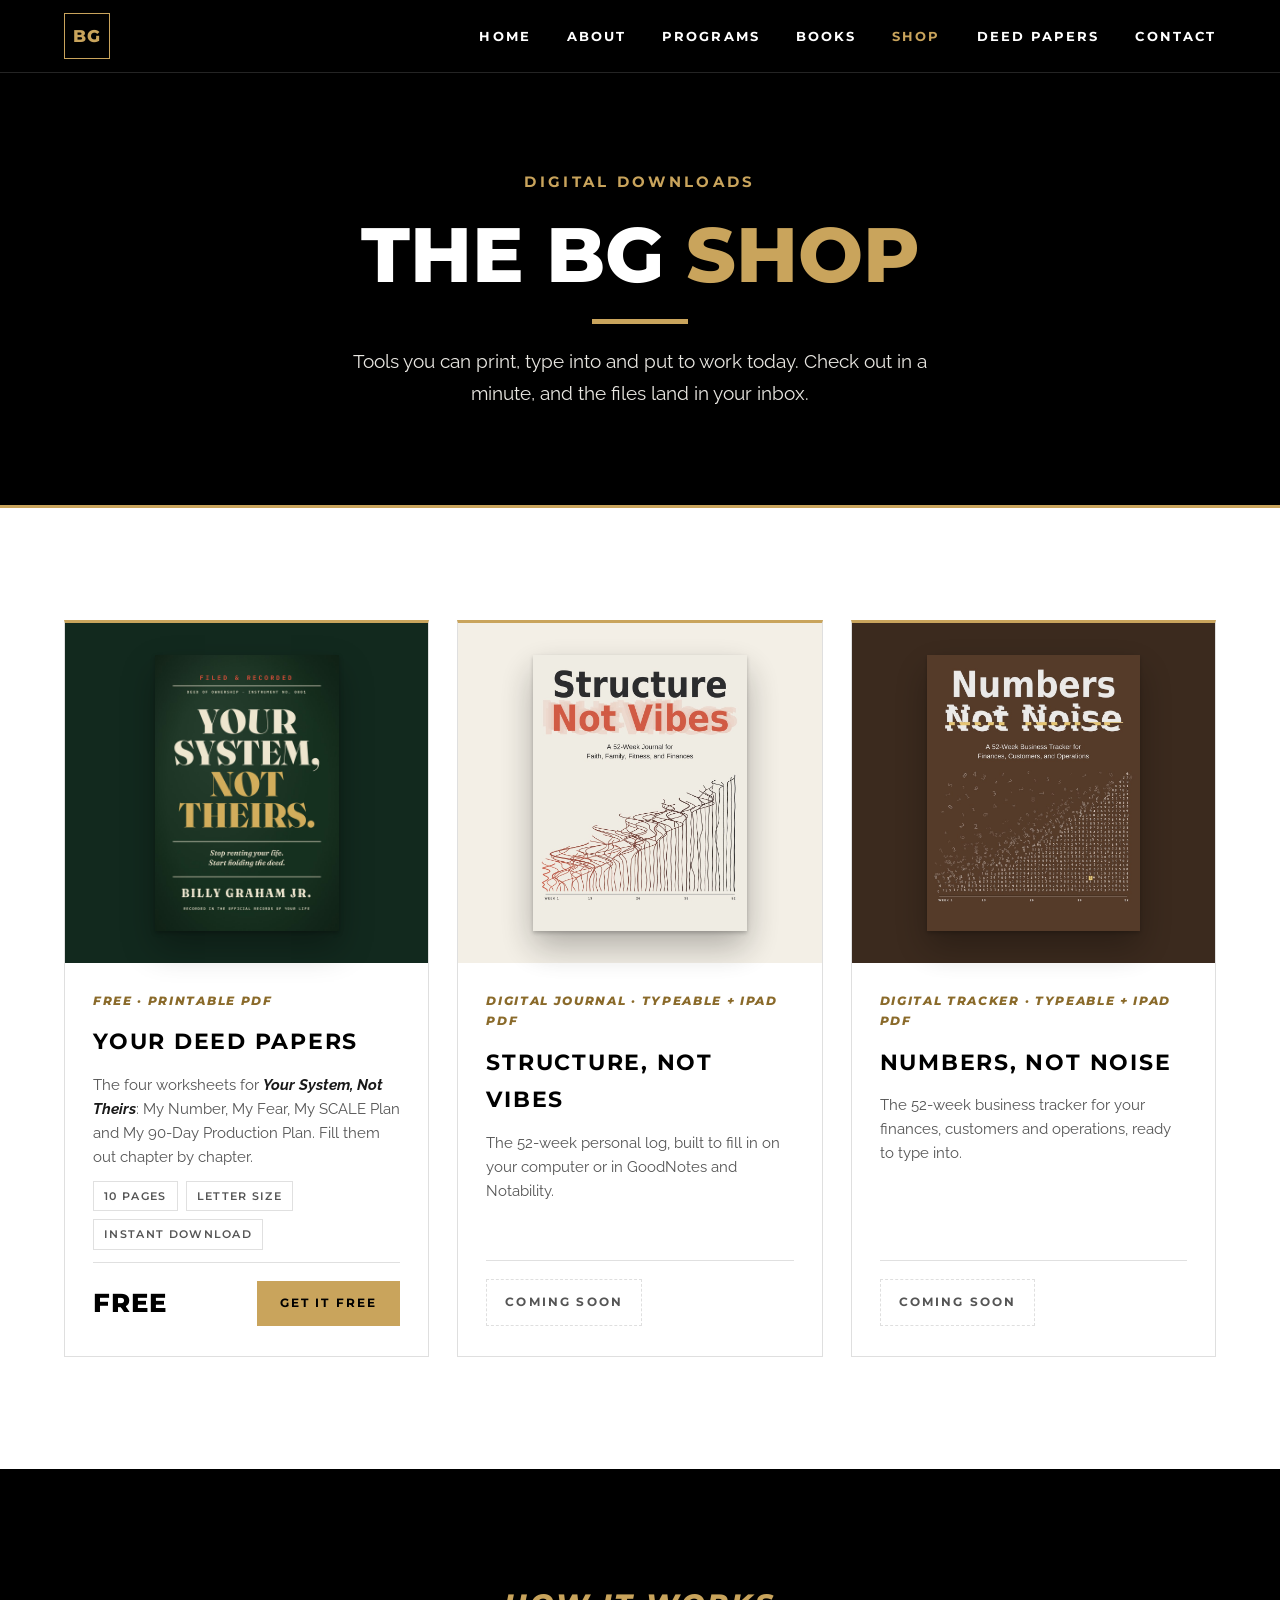
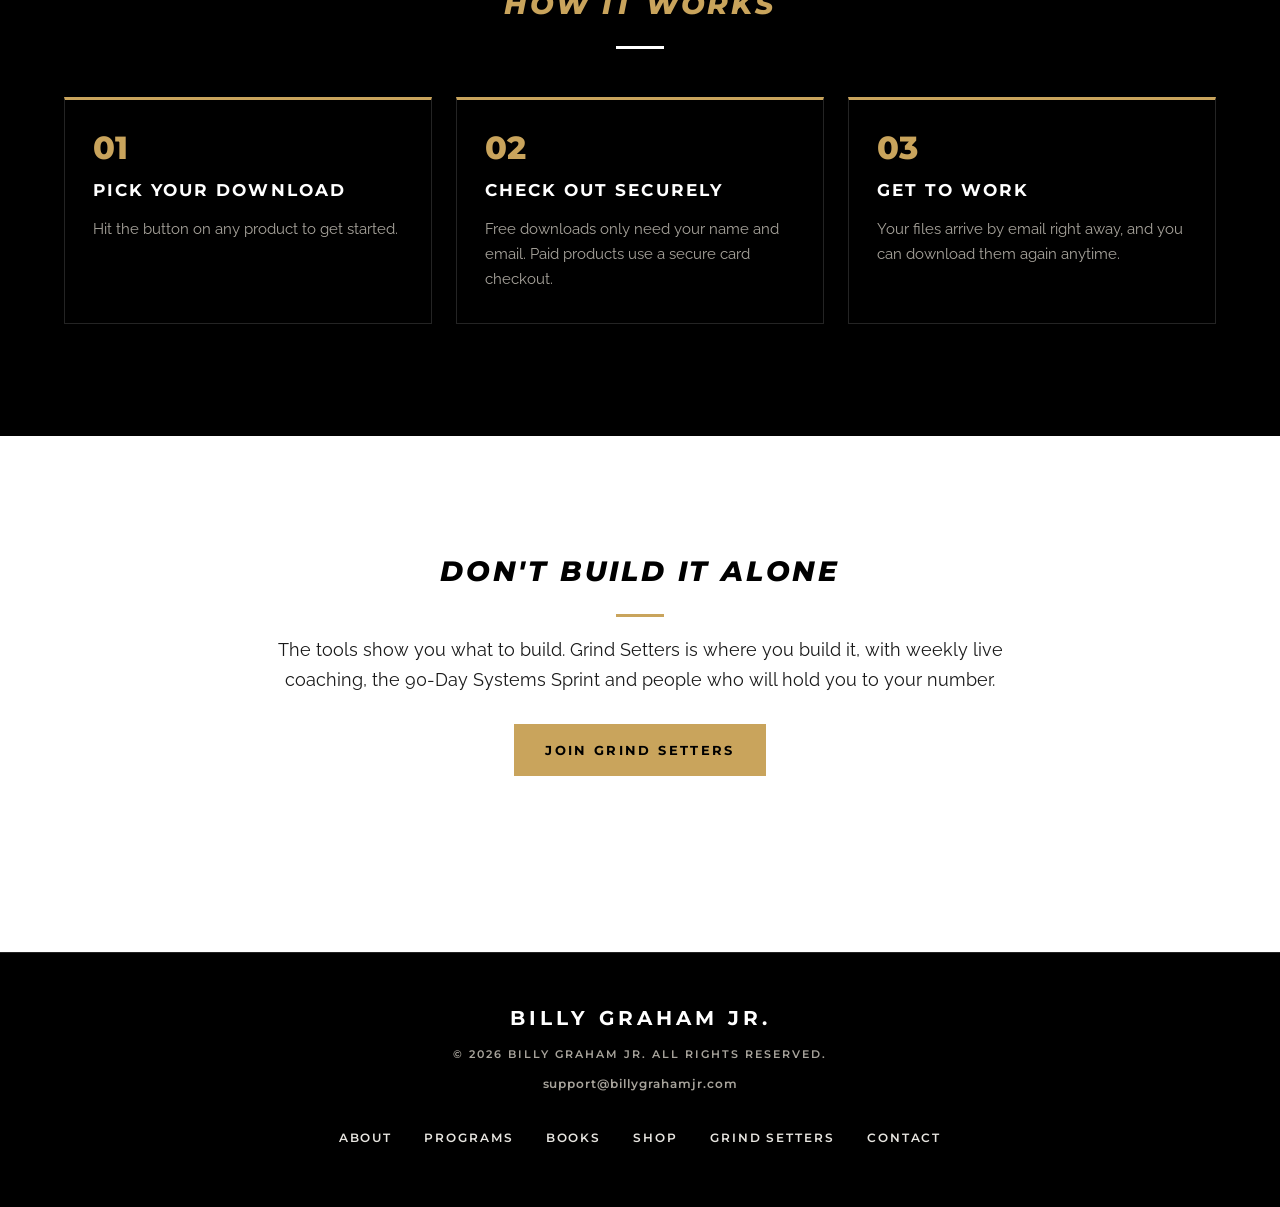
<file: shop/index.html>
<!doctype html>
<html lang="en">
<head>
  <meta charset="utf-8">
  <meta name="viewport" content="width=device-width, initial-scale=1">
  <title>Shop — Digital downloads | Billy Graham Jr.</title>
  <meta name="description" content="Printable worksheets, digital journals and tools from Billy Graham Jr. Delivered to your inbox the moment you check out.">
  <meta property="og:title" content="The BG Shop — digital downloads from Billy Graham Jr.">
  <meta property="og:description" content="Printable worksheets, digital journals and tools you can use today.">
  <meta property="og:image" content="https://billygrahamjr.com/assets/img/book-your-system-not-theirs.jpg">
  <meta property="og:url" content="https://billygrahamjr.com/shop/">
  <link rel="icon" href="../assets/img/favicon.svg" type="image/svg+xml">
  <link rel="preconnect" href="https://fonts.googleapis.com">
  <link rel="preconnect" href="https://fonts.gstatic.com" crossorigin>
  <link href="https://fonts.googleapis.com/css2?family=Montserrat:ital,wght@0,400;0,500;0,600;0,700;0,800;1,600;1,700;1,800&amp;family=Raleway:ital,wght@0,400;0,500;0,700;1,700&amp;display=swap" rel="stylesheet">
  <link rel="stylesheet" href="../css/styles.css?v=202611270200">
</head>
<body>

<!-- ======================= HEADER ======================= -->
<header class="site-header">
  <div class="container site-header__inner">
    <a href="../" class="monogram" aria-label="Billy Graham Jr., home">BG</a>
    <nav class="site-nav" aria-label="Main">
      <a href="../">Home</a>
      <a href="../#about">About</a>
      <a href="../#programs">Programs</a>
      <a href="../#books">Books</a>
      <a href="./" aria-current="page">Shop</a>
      <a href="../deed-papers/">Deed Papers</a>
      <a href="../#contact">Contact</a>
    </nav>
  </div>
</header>

<main>

<!-- ======================= SHOP HERO ======================= -->
<section class="shop-hero">
  <div class="container shop-hero__inner">
    <p class="kicker">Digital downloads</p>
    <h1 class="shop-hero__title">The BG <span>Shop</span></h1>
    <p class="shop-hero__lede">Tools you can print, type into and put to work today. Check out in a minute, and the files land in your inbox.</p>
  </div>
</section>

<!-- ======================= PRODUCTS ======================= -->
<!--
  ADDING A PRODUCT: copy one <article class="dl"> block below.
  1. Swap the cover image, tag, title, description and price.
  2. Paste the product's checkout link (Kit > Monetization > product > Share) into the button's href.
  3. To turn a "Coming soon" card into a live one, replace the <span class="dl__soon"> with the button.
-->
<section class="band band--light">
  <div class="container">
    <div class="downloads">

      <!-- LIVE: Deed Papers (free) -->
      <article class="dl">
        <a href="../deed-papers/" class="dl__cover dl__cover--green" aria-label="Your Deed Papers details">
          <img src="../assets/img/book-your-system-not-theirs.jpg" alt="Your System, Not Theirs book cover" loading="lazy">
        </a>
        <div class="dl__body">
          <span class="dl__tag">Free · Printable PDF</span>
          <h2 class="dl__title">Your Deed Papers</h2>
          <p>The four worksheets for <em>Your System, Not Theirs</em>: My Number, My Fear, My SCALE Plan and My 90-Day Production Plan. Fill them out chapter by chapter.</p>
          <ul class="dl__facts">
            <li>10 pages</li>
            <li>Letter size</li>
            <li>Instant download</li>
          </ul>
          <div class="dl__buy">
            <span class="dl__price">Free</span>
            <a href="../deed-papers/#get" class="btn btn--gold btn--sm">Get it free</a>
          </div>
        </div>
      </article>

      <!-- COMING SOON: Structure, Not Vibes (digital) -->
      <article class="dl dl--soon">
        <div class="dl__cover dl__cover--cream">
          <img src="../assets/img/journal-structure-not-vibes.jpg" alt="Structure, Not Vibes journal cover" loading="lazy">
        </div>
        <div class="dl__body">
          <span class="dl__tag">Digital journal · Typeable + iPad PDF</span>
          <h2 class="dl__title">Structure, Not Vibes</h2>
          <p>The 52-week personal log, built to fill in on your computer or in GoodNotes and Notability.</p>
          <div class="dl__buy">
            <span class="dl__soon">Coming soon</span>
          </div>
        </div>
      </article>

      <!-- COMING SOON: Numbers, Not Noise (digital) -->
      <article class="dl dl--soon">
        <div class="dl__cover dl__cover--brown">
          <img src="../assets/img/journal-numbers-not-noise.jpg" alt="Numbers, Not Noise business tracker cover" loading="lazy">
        </div>
        <div class="dl__body">
          <span class="dl__tag">Digital tracker · Typeable + iPad PDF</span>
          <h2 class="dl__title">Numbers, Not Noise</h2>
          <p>The 52-week business tracker for your finances, customers and operations, ready to type into.</p>
          <div class="dl__buy">
            <span class="dl__soon">Coming soon</span>
          </div>
        </div>
      </article>

    </div>
  </div>
</section>

<!-- ======================= HOW IT WORKS ======================= -->
<section class="band band--dark shop-how">
  <div class="container">
    <div class="heading">
      <h2 class="heading__kicker">How it works</h2>
      <span class="divider divider--light" aria-hidden="true"></span>
    </div>
    <ol class="steps">
      <li class="step">
        <span class="step__num">01</span>
        <h3 class="step__title">Pick your download</h3>
        <p>Hit the button on any product to get started.</p>
      </li>
      <li class="step">
        <span class="step__num">02</span>
        <h3 class="step__title">Check out securely</h3>
        <p>Free downloads only need your name and email. Paid products use a secure card checkout.</p>
      </li>
      <li class="step">
        <span class="step__num">03</span>
        <h3 class="step__title">Get to work</h3>
        <p>Your files arrive by email right away, and you can download them again anytime.</p>
      </li>
    </ol>
  </div>
</section>

<!-- ======================= NEXT STEP ======================= -->
<section class="band band--light">
  <div class="container">
    <div class="heading">
      <h2 class="heading__kicker">Don't build it alone</h2>
      <span class="divider" aria-hidden="true"></span>
      <p>The tools show you what to build. Grind Setters is where you build it, with weekly live coaching, the 90-Day Systems Sprint and people who will hold you to your number.</p>
      <div class="deed-next">
        <a href="https://grindsetters.com" class="btn btn--gold">Join Grind Setters</a>
      </div>
    </div>
  </div>
</section>

</main>

<!-- ======================= FOOTER ======================= -->
<footer class="site-footer">
  <div class="container">
    <span class="site-footer__name">Billy Graham Jr.</span>
    <span class="site-footer__copy">© <span data-year>2026</span> Billy Graham Jr. All rights reserved.</span>
    <a class="site-footer__email" href="mailto:support@billygrahamjr.com">support@billygrahamjr.com</a>
    <nav class="site-footer__links" aria-label="Footer">
      <a href="../#about">About</a>
      <a href="../#programs">Programs</a>
      <a href="../#books">Books</a>
      <a href="./">Shop</a>
      <a href="https://grindsetters.com">Grind Setters</a>
      <a href="../#contact">Contact</a>
    </nav>
  </div>
</footer>

<script src="../js/main.js?v=202611270100"></script>
</body>
</html>
</file>
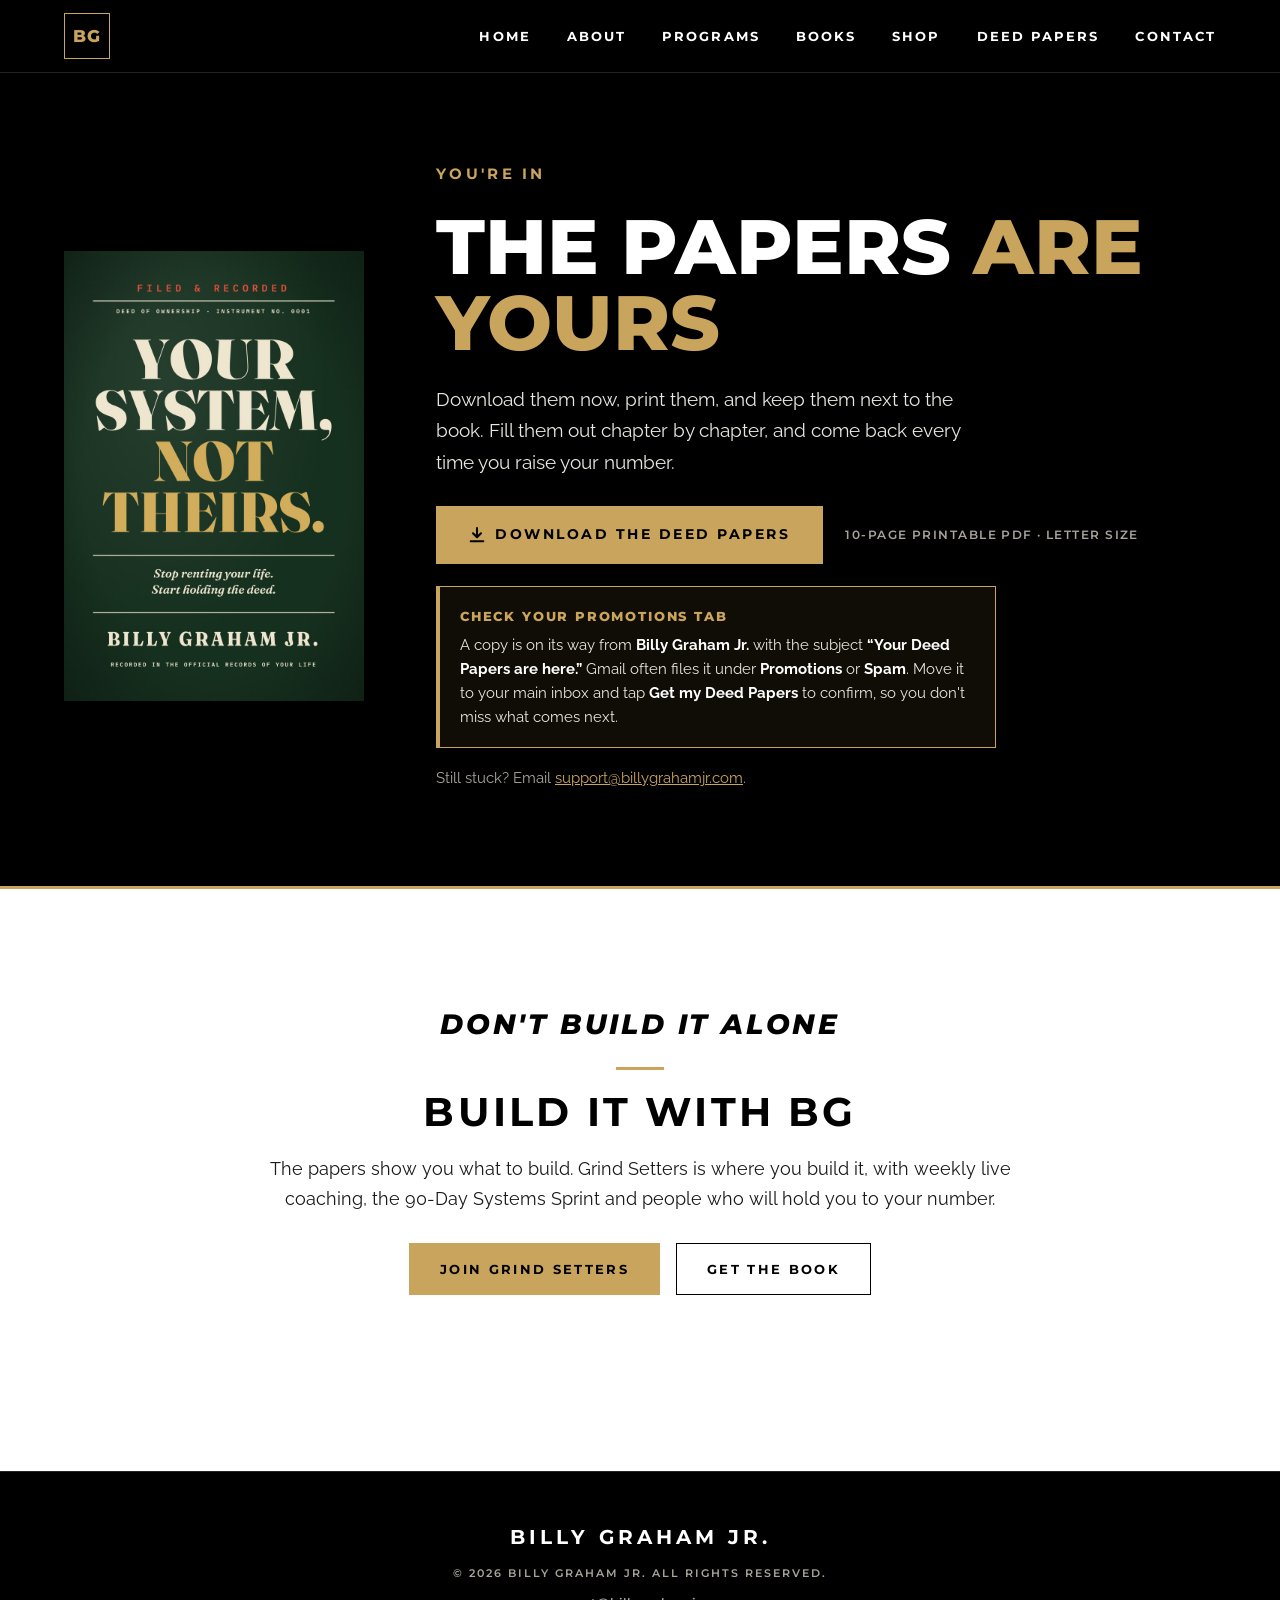
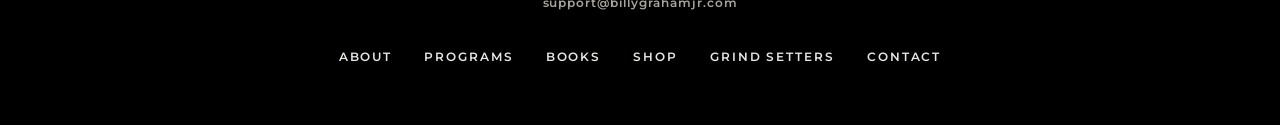
<file: deed-papers/thanks/index.html>
<!doctype html>
<html lang="en">
<head>
  <meta charset="utf-8">
  <meta name="viewport" content="width=device-width, initial-scale=1">
  <title>Your Deed Papers are on the way | Billy Graham Jr.</title>
  <meta name="robots" content="noindex">
  <link rel="icon" href="../../assets/img/favicon.svg" type="image/svg+xml">
  <link rel="preconnect" href="https://fonts.googleapis.com">
  <link rel="preconnect" href="https://fonts.gstatic.com" crossorigin>
  <link href="https://fonts.googleapis.com/css2?family=Montserrat:ital,wght@0,400;0,500;0,600;0,700;0,800;1,600;1,700;1,800&amp;family=Raleway:ital,wght@0,400;0,500;0,700;1,700&amp;display=swap" rel="stylesheet">
  <link rel="stylesheet" href="../../css/styles.css?v=202611280100">
</head>
<body>

<!-- ======================= HEADER ======================= -->
<header class="site-header">
  <div class="container site-header__inner">
    <a href="../../" class="monogram" aria-label="Billy Graham Jr., home">BG</a>
    <nav class="site-nav" aria-label="Main">
      <a href="../../">Home</a>
      <a href="../../#about">About</a>
      <a href="../../#programs">Programs</a>
      <a href="../../#books">Books</a>
      <a href="../../shop/">Shop</a>
      <a href="../">Deed Papers</a>
      <a href="../../#contact">Contact</a>
    </nav>
  </div>
</header>

<main>

<!-- ======================= THANK YOU ======================= -->
<!-- Kit form "Deed Papers" redirects here after someone signs up. -->
<section class="deed-hero">
  <div class="container deed-hero__inner">
    <div class="deed-hero__cover">
      <img src="../../assets/img/book-your-system-not-theirs.jpg" alt="Your System, Not Theirs book cover" width="800" height="1200">
    </div>
    <div class="deed-hero__copy">
      <p class="kicker">You're in</p>
      <h1 class="deed-hero__title">The papers <span>are yours</span></h1>
      <p class="deed-hero__lede">Download them now, print them, and keep them next to the book. Fill them out chapter by chapter, and come back every time you raise your number.</p>
      <div class="deed-hero__actions">
        <a href="../../assets/downloads/your-deed-papers.pdf" class="btn btn--gold" download>
          <svg width="16" height="16" viewBox="0 0 14 14" aria-hidden="true" style="margin-right:10px"><path d="M7 1v8M3.5 5.5 7 9l3.5-3.5M1.5 12.5h11" fill="none" stroke="currentColor" stroke-width="1.8" stroke-linecap="round" stroke-linejoin="round"/></svg>
          Download the Deed Papers
        </a>
        <span class="deed-hero__meta">10-page printable PDF · Letter size</span>
      </div>
      <div class="inbox-tip" role="note">
        <span class="inbox-tip__title">Check your Promotions tab</span>
        <p>A copy is on its way from <strong>Billy Graham Jr.</strong> with the subject <strong>&ldquo;Your Deed Papers are here.&rdquo;</strong> Gmail often files it under <strong>Promotions</strong> or <strong>Spam</strong>. Move it to your main inbox and tap <strong>Get my Deed Papers</strong> to confirm, so you don't miss what comes next.</p>
      </div>
      <p class="deed-hero__note">Still stuck? Email <a href="mailto:support@billygrahamjr.com">support@billygrahamjr.com</a>.</p>
    </div>
  </div>
</section>

<!-- ======================= NEXT STEP ======================= -->
<section class="band band--light">
  <div class="container">
    <div class="heading">
      <h2 class="heading__kicker">Don't build it alone</h2>
      <span class="divider" aria-hidden="true"></span>
      <h3 class="heading__title" style="color:var(--black)">Build it with BG</h3>
      <p>The papers show you what to build. Grind Setters is where you build it, with weekly live coaching, the 90-Day Systems Sprint and people who will hold you to your number.</p>
      <div class="deed-next">
        <a href="https://grindsetters.com" class="btn btn--gold">Join Grind Setters</a>
        <a href="https://www.amazon.com/dp/B0HSCSS62Y" class="btn btn--dark-line" target="_blank" rel="noopener">Get the book<span class="sr-only"> (opens Amazon in a new tab)</span></a>
      </div>
    </div>
  </div>
</section>

</main>

<!-- ======================= FOOTER ======================= -->
<footer class="site-footer">
  <div class="container">
    <span class="site-footer__name">Billy Graham Jr.</span>
    <span class="site-footer__copy">© <span data-year>2026</span> Billy Graham Jr. All rights reserved.</span>
    <a class="site-footer__email" href="mailto:support@billygrahamjr.com">support@billygrahamjr.com</a>
    <nav class="site-footer__links" aria-label="Footer">
      <a href="../../#about">About</a>
      <a href="../../#programs">Programs</a>
      <a href="../../#books">Books</a>
      <a href="../../shop/">Shop</a>
      <a href="https://grindsetters.com">Grind Setters</a>
      <a href="../../#contact">Contact</a>
    </nav>
  </div>
</footer>

<script src="../../js/main.js?v=202611270100"></script>
</body>
</html>
</file>
<file: css/styles.css>
/* =========================================================
   billygrahamjr.com — site styles
   Black / white bands with the Grind Setters gold accent.
   Edit the tokens in :root to restyle the whole site.
   ========================================================= */

:root {
  /* Colors (gold matches grindsetters.com) */
  --black: #000000;
  --black-2: #0B0B0C;
  --black-3: #161616;
  --white: #FFFFFF;
  --gold: #C9A45C;
  --gold-hover: #E6CB8E;
  --gold-deep: #8A6A2A;     /* gold text on white */
  --text-dark: #1A1A1A;     /* body on white */
  --text-dark-dim: #555555;
  --text-light: #E8E6E1;    /* body on black */
  --text-light-dim: #A8A49C;
  --line-dark: rgba(0, 0, 0, 0.12);
  --line-light: rgba(255, 255, 255, 0.14);

  /* Type */
  --font-head: "Montserrat", system-ui, sans-serif;
  --font-body: "Raleway", system-ui, sans-serif;

  /* Layout */
  --container: 1200px;
  --gutter: 24px;
}

*, *::before, *::after { box-sizing: border-box; }
html { scroll-behavior: smooth; }
body {
  margin: 0; background: var(--black); color: var(--text-light);
  font-family: var(--font-body); font-size: 17px; line-height: 1.7;
  -webkit-font-smoothing: antialiased;
}
img { display: block; max-width: 100%; }
a { color: var(--gold); }
a:hover { color: var(--gold-hover); }
:focus-visible { outline: 2px solid var(--gold); outline-offset: 3px; }
.sr-only { position: absolute; width: 1px; height: 1px; overflow: hidden; clip: rect(0 0 0 0); white-space: nowrap; }

.container { width: 100%; max-width: var(--container); margin: 0 auto; padding: 0 var(--gutter); }

/* ---------- Buttons ---------- */
.btn {
  display: inline-flex; align-items: center; justify-content: center;
  min-height: 48px; padding: 14px 30px;
  font-family: var(--font-head); font-weight: 700; font-size: 13px;
  letter-spacing: 0.18em; text-transform: uppercase; text-decoration: none;
  border: 1.5px solid transparent; cursor: pointer;
  transition: background-color .15s, color .15s, border-color .15s;
}
.btn--gold { background: var(--gold); color: var(--black); }
.btn--gold:hover { background: var(--gold-hover); color: var(--black); }
.btn--line { border-color: var(--white); color: var(--white); }
.btn--line:hover { border-color: var(--gold); color: var(--gold); }
.btn--sm { min-height: 44px; padding: 11px 22px; font-size: 12px; }

/* =========================================================
   HEADER
   ========================================================= */
.site-header {
  position: sticky; top: 0; z-index: 20;
  background: rgba(0,0,0,0.92); backdrop-filter: blur(6px);
  border-bottom: 1px solid var(--line-light);
}
.site-header__inner { display: flex; align-items: center; justify-content: space-between; gap: 24px; min-height: 72px; }
.monogram {
  display: inline-flex; align-items: center; justify-content: center;
  width: 46px; height: 46px; border: 1.5px solid var(--gold);
  font-family: var(--font-head); font-weight: 800; font-size: 17px; letter-spacing: 0.06em;
  color: var(--gold); text-decoration: none;
}
.monogram:hover { background: var(--gold); color: var(--black); }
.site-nav { display: flex; flex-wrap: wrap; gap: 8px 36px; }
.site-nav a {
  font-family: var(--font-head); font-weight: 700; font-size: 13px;
  letter-spacing: 0.16em; text-transform: uppercase; color: var(--white); text-decoration: none;
  padding: 12px 0;
}
.site-nav a:hover { color: var(--gold); }

/* =========================================================
   HERO
   ========================================================= */
.hero {
  position: relative; overflow: hidden; background: var(--black);
  min-height: calc(100vh - 72px); min-height: max(640px, calc(100svh - 72px));
  display: flex; align-items: center;
  border-bottom: 3px solid var(--gold);
}
.hero__media { position: absolute; inset: 0; }
.hero__media img {
  position: absolute; inset: 0; width: 100%; height: 100%;
  object-fit: cover; object-position: 85% 35%;
  filter: saturate(1.05) contrast(1.05);
}
.hero__media::after {
  content: ""; position: absolute; inset: 0;
  background:
    linear-gradient(90deg, #000 0%, rgba(0,0,0,0.88) 28%, rgba(0,0,0,0.35) 58%, rgba(0,0,0,0) 100%),
    linear-gradient(0deg, rgba(0,0,0,0.55) 0%, rgba(0,0,0,0) 35%);
}
.hero__body { position: relative; padding-top: 96px; padding-bottom: 140px; display: flex; flex-direction: column; gap: 22px; }
.kicker {
  margin: 0; font-family: var(--font-head); font-weight: 700;
  font-size: 15px; letter-spacing: 0.22em; text-transform: uppercase; color: var(--gold);
}
.hero__name {
  margin: 0; font-family: var(--font-head); font-weight: 800;
  font-size: clamp(54px, 6.6vw, 96px); line-height: 0.98;
  letter-spacing: 0.01em; text-transform: uppercase; color: var(--white);
}
.hero__name span { color: var(--gold); }
.hero__name::after { content: ""; display: block; width: 96px; height: 5px; margin-top: 26px; background: var(--gold); }
.typed-line {
  margin: 0; min-height: 1.4em;
  font-family: var(--font-head); font-weight: 700; font-size: clamp(20px, 2.2vw, 28px);
  letter-spacing: 0.12em; text-transform: uppercase; color: var(--white);
}
.typed { color: var(--gold); }
.typed-cursor {
  display: inline-block; width: 2px; height: 0.95em; margin-left: 4px;
  background: var(--gold); vertical-align: -0.1em;
  animation: caret-blink 1s steps(1) infinite;
}
@keyframes caret-blink { 50% { opacity: 0; } }
.hero__lede { margin: 0; max-width: 520px; font-size: 20px; line-height: 1.6; color: var(--text-light); }
.hero__lede strong { color: var(--white); font-weight: 700; }
.hero__lede em { font-style: italic; font-weight: 700; color: var(--white); }
.hero__actions { display: flex; flex-wrap: wrap; gap: 16px; margin-top: 8px; }

/* =========================================================
   BANDS + CENTERED HEADINGS
   ========================================================= */
.band { padding: 112px 0; }
.band--light { background: var(--white); color: var(--text-dark); }
.band--dark { background: var(--black); color: var(--text-light); }
.band--books { background: var(--black-2); }

.heading { max-width: 760px; margin: 0 auto 64px; text-align: center; display: flex; flex-direction: column; align-items: center; gap: 18px; }
.heading p { margin: 0; font-size: 18px; }
.heading em { font-style: italic; font-weight: 700; }
.heading__kicker {
  margin: 0; font-family: var(--font-head); font-style: italic; font-weight: 800;
  font-size: clamp(20px, 2.4vw, 28px); letter-spacing: 0.1em; text-transform: uppercase;
}
.band--light .heading__kicker { color: var(--black); }
.band--dark .heading__kicker { color: var(--gold); }
.heading__title {
  margin: 0; font-family: var(--font-head); font-weight: 700;
  font-size: clamp(26px, 3.4vw, 40px); line-height: 1.2; letter-spacing: 0.08em; text-transform: uppercase;
}
.band--dark .heading__title { color: var(--white); }
.heading__quote {
  margin: 0; font-family: var(--font-head); font-style: italic; font-weight: 800;
  font-size: clamp(26px, 3.4vw, 40px); line-height: 1.25; letter-spacing: 0.02em; text-transform: uppercase; color: var(--black);
}
.heading--sub { margin-top: 96px; }
.divider { display: block; width: 48px; height: 3px; background: var(--gold); }
.divider--light { background: var(--white); }

/* =========================================================
   PROGRAM CARDS
   ========================================================= */
.cards { display: grid; grid-template-columns: repeat(auto-fit, minmax(300px, 1fr)); gap: 28px; }
.card { position: relative; min-height: 520px; overflow: hidden; background: var(--black); display: flex; align-items: flex-end; }
.card img {
  position: absolute; inset: 0; width: 100%; height: 100%; object-fit: cover; object-position: center 25%;
  transition: transform .4s;
}
.card::after { content: ""; position: absolute; inset: 0; background: linear-gradient(180deg, rgba(0,0,0,0) 22%, rgba(0,0,0,0.82) 50%, rgba(0,0,0,0.94) 70%); }
.card:hover img { transform: scale(1.04); }
.card__body { position: relative; z-index: 1; padding: 32px 28px; display: flex; flex-direction: column; align-items: center; gap: 10px; text-align: center; color: var(--text-light); }
.card__tag { font-family: var(--font-head); font-weight: 700; font-size: 11px; letter-spacing: 0.18em; text-transform: uppercase; color: var(--gold); }
.card__title { margin: 0; font-family: var(--font-head); font-weight: 700; font-size: 26px; letter-spacing: 0.12em; text-transform: uppercase; color: var(--white); }
.card__body p { margin: 0 0 8px; font-size: 15px; line-height: 1.6; min-height: calc(1.6em * 3); }

/* =========================================================
   EVENTS
   ========================================================= */
.events { list-style: none; margin: 0 auto; padding: 0; max-width: 960px; border-top: 1px solid var(--line-light); }
.event { display: flex; flex-wrap: wrap; align-items: center; gap: 16px 40px; padding: 28px 0; border-bottom: 1px solid var(--line-light); }
.event__date {
  flex: 0 0 200px; font-family: var(--font-head); font-weight: 700; font-size: 18px;
  letter-spacing: 0.14em; text-transform: uppercase; color: var(--gold);
}
.event__info { flex: 1 1 280px; display: flex; flex-direction: column; gap: 4px; }
.event__name { margin: 0; font-family: var(--font-head); font-weight: 700; font-size: 22px; letter-spacing: 0.08em; text-transform: uppercase; color: var(--white); }
.event__where { font-family: var(--font-head); font-weight: 600; font-size: 12px; letter-spacing: 0.18em; text-transform: uppercase; color: var(--text-light-dim); }
.event__soon { font-family: var(--font-head); font-weight: 700; font-size: 12px; letter-spacing: 0.18em; text-transform: uppercase; color: var(--text-light-dim); border: 1px solid var(--line-light); padding: 12px 20px; }

/* =========================================================
   ABOUT
   ========================================================= */
.about { display: flex; flex-wrap: wrap; gap: 64px; align-items: center; }
.about__copy { flex: 1 1 460px; display: flex; flex-direction: column; align-items: flex-start; gap: 18px; }
.about__copy .heading__kicker { color: var(--gold-deep); }
.about__title { margin: 0; font-family: var(--font-head); font-weight: 700; font-size: clamp(30px, 3.6vw, 44px); line-height: 1.15; letter-spacing: 0.08em; text-transform: uppercase; color: var(--black); }
.about__copy p { margin: 0; }
.about__copy strong, .about__copy em { font-weight: 700; color: var(--black); }
.about__photo { flex: 1 1 420px; }
.about__photo img { width: 100%; aspect-ratio: 4 / 5; object-fit: cover; object-position: 45% 20%; }
.facts { list-style: none; margin: 10px 0 10px; padding: 24px 0 0; display: flex; flex-wrap: wrap; gap: 20px 48px; border-top: 1px solid var(--line-dark); width: 100%; }
.facts li { display: flex; flex-direction: column; gap: 4px; }
.facts__num { font-family: var(--font-head); font-weight: 700; font-size: 40px; line-height: 1; color: var(--gold-deep); }
.facts__label { font-family: var(--font-head); font-weight: 600; font-size: 11px; letter-spacing: 0.16em; text-transform: uppercase; color: var(--text-dark-dim); }

/* =========================================================
   SPEAKING
   ========================================================= */
.services { display: grid; grid-template-columns: repeat(auto-fit, minmax(240px, 1fr)); gap: 24px; }
.service { padding: 36px 28px; border: 1px solid var(--line-light); border-top: 3px solid var(--gold); text-align: center; display: flex; flex-direction: column; gap: 14px; }
.service__title { margin: 0; font-family: var(--font-head); font-weight: 700; font-size: 17px; letter-spacing: 0.12em; text-transform: uppercase; color: var(--white); }
.service p { margin: 0; font-size: 15px; line-height: 1.65; color: var(--text-light-dim); }

/* =========================================================
   BOOKS & JOURNALS
   ========================================================= */
.books { display: grid; grid-template-columns: repeat(auto-fit, minmax(280px, 1fr)); gap: 28px; }
.book {
  background: var(--white); color: var(--text-dark); padding: 32px 28px 34px;
  display: flex; flex-direction: column; align-items: center; gap: 14px; text-align: center;
}
.book__badge { font-family: var(--font-head); font-style: italic; font-weight: 800; font-size: 13px; letter-spacing: 0.14em; text-transform: uppercase; color: var(--gold-deep); }
.book__cover { height: 320px; display: flex; align-items: center; justify-content: center; margin: 6px 0 8px; }
.book__cover img { height: 100%; width: auto; object-fit: contain; box-shadow: 0 2px 4px rgba(0,0,0,0.2), 0 16px 32px rgba(0,0,0,0.22); }
.book__title { margin: 0; font-family: var(--font-head); font-weight: 700; font-size: 20px; letter-spacing: 0.1em; text-transform: uppercase; color: var(--black); }
.book p { margin: 0 0 8px; font-size: 15px; line-height: 1.6; color: var(--text-dark-dim); }
.book .btn { margin-top: auto; }

/* =========================================================
   TESTIMONIALS
   ========================================================= */
.endorse { display: flex; flex-wrap: wrap; align-items: center; justify-content: center; gap: 40px 64px; max-width: 980px; margin: 0 auto 72px; }
.endorse__video { flex: 0 0 260px; aspect-ratio: 9 / 16; background: var(--black); border-top: 4px solid var(--gold); box-shadow: 0 18px 40px rgba(0,0,0,0.18); }
.endorse__video video { width: 100%; height: 100%; object-fit: cover; display: block; background: var(--black); }
.endorse__copy { flex: 1 1 380px; display: flex; flex-direction: column; gap: 18px; }
.endorse__label { font-family: var(--font-head); font-style: italic; font-weight: 800; font-size: 13px; letter-spacing: 0.14em; text-transform: uppercase; color: var(--gold-deep); }
.endorse__copy blockquote { margin: 0; font-family: var(--font-body); font-style: italic; font-size: clamp(20px, 2vw, 26px); line-height: 1.5; color: var(--text-dark); }
.endorse__copy blockquote::before { content: "\201C"; }
.endorse__copy blockquote::after { content: "\201D"; }
.endorse__name { margin: 0; padding-top: 16px; border-top: 1px solid var(--line-dark); font-family: var(--font-head); font-weight: 700; font-size: 14px; letter-spacing: 0.12em; text-transform: uppercase; color: var(--black); }
@media (max-width: 760px) { .endorse__video { flex-basis: 220px; } .endorse__copy { text-align: center; } }
.quotes { display: grid; grid-template-columns: repeat(auto-fit, minmax(300px, 1fr)); gap: 28px; }
.quote { margin: 0; padding: 32px 28px; border: 1px solid var(--line-dark); border-top: 3px solid var(--gold); display: flex; flex-direction: column; justify-content: space-between; gap: 22px; }
.quote blockquote { margin: 0; font-family: var(--font-body); font-style: italic; font-size: 18px; line-height: 1.6; color: var(--text-dark); }
.quote blockquote::before { content: "\201C"; }
.quote blockquote::after { content: "\201D"; }
.quote figcaption { font-family: var(--font-head); font-weight: 700; font-size: 14px; letter-spacing: 0.1em; text-transform: uppercase; color: var(--black); display: flex; flex-direction: column; gap: 2px; }
.quote figcaption span { font-weight: 600; font-size: 11px; letter-spacing: 0.18em; color: var(--gold-deep); }

/* =========================================================
   CONTACT + FOOTER
   ========================================================= */
#contact .heading { margin-bottom: 0; }
#contact .btn { margin-top: 8px; }
.contact__email a { color: var(--text-light-dim); font-size: 15px; }
.contact__email a:hover { color: var(--gold); }

.site-footer { background: var(--black); border-top: 1px solid var(--line-light); }
.site-footer .container { padding-top: 48px; padding-bottom: 48px; display: flex; flex-direction: column; align-items: center; gap: 10px; text-align: center; }
.site-footer__name { font-family: var(--font-head); font-weight: 700; font-size: 20px; letter-spacing: 0.2em; text-transform: uppercase; color: var(--white); }
.site-footer__copy { font-family: var(--font-head); font-weight: 600; font-size: 11px; letter-spacing: 0.18em; text-transform: uppercase; color: var(--text-light-dim); }
.site-footer__links { display: flex; flex-wrap: wrap; justify-content: center; gap: 4px 32px; margin-top: 14px; }
.site-footer__links a { font-family: var(--font-head); font-weight: 600; font-size: 12px; letter-spacing: 0.16em; text-transform: uppercase; color: var(--text-light); text-decoration: none; padding: 10px 0; }
.site-footer__links a:hover { color: var(--gold); }

/* =========================================================
   SMALL SCREENS
   ========================================================= */
@media (max-width: 760px) {
  body { font-size: 16px; }
  .site-nav a:not(:last-child) { display: none; }
  .site-nav a:last-child { background: var(--gold); color: var(--black); padding: 10px 16px; }
  .site-header__inner { min-height: 64px; }
  .hero { align-items: flex-end; min-height: 0; }
  .hero__media { bottom: auto; height: 420px; }
  .hero__media img { object-position: 82% 30%; }
  .hero__media::after { background: linear-gradient(180deg, rgba(0,0,0,0.1) 0%, rgba(0,0,0,0.2) 55%, #000 100%); }
  .hero__body { padding-top: 330px; padding-bottom: 96px; gap: 18px; }
  .hero__lede { font-size: 17px; }
  .band { padding: 80px 0; }
  .heading { margin-bottom: 44px; }
  .heading--sub { margin-top: 72px; }
  .card { min-height: 460px; }
  .event__date { flex-basis: 100%; }
  .about__photo { order: -1; }
}

@media (prefers-reduced-motion: reduce) {
  html { scroll-behavior: auto; }
  .typed-cursor { animation: none; }
  .card img { transition: none; }
}

.services__cta { display: flex; justify-content: center; margin-top: 48px; }

/* ---------- Watch BG button + video popup ---------- */
.hero__actions { align-items: center; }
.watch-btn {
  display: inline-flex; align-items: center; gap: 14px; min-height: 48px;
  background: rgba(0,0,0,0.6); border: 1.5px solid rgba(255,255,255,0.35); border-radius: 999px;
  padding: 5px 22px 5px 5px; cursor: pointer;
  font-family: var(--font-head); font-weight: 700; font-size: 13px;
  letter-spacing: 0.18em; text-transform: uppercase; color: var(--white);
  backdrop-filter: blur(4px); transition: border-color .15s, background-color .15s;
}
.watch-btn__icon {
  position: relative; width: 44px; height: 44px; border-radius: 50%;
  background: var(--gold); color: var(--black);
  display: inline-flex; align-items: center; justify-content: center; padding-left: 3px;
}
.watch-btn__icon::after {
  content: ""; position: absolute; inset: -6px; border-radius: 50%;
  border: 2px solid var(--gold); opacity: 0; animation: watch-pulse 2.4s ease-out infinite;
}
@keyframes watch-pulse { 0% { transform: scale(0.85); opacity: 0.8; } 100% { transform: scale(1.35); opacity: 0; } }
.watch-btn:hover { border-color: var(--gold); background: rgba(0,0,0,0.8); }
.watch-btn:hover .watch-btn__icon { background: var(--gold-hover); }
@media (prefers-reduced-motion: reduce) { .watch-btn__icon::after { animation: none; } }
.video-modal {
  position: fixed; inset: 0; z-index: 50; background: rgba(0,0,0,0.92);
  display: flex; align-items: center; justify-content: center; padding: 64px 16px 24px;
}
.video-modal[hidden] { display: none; }
.video-modal__backdrop { position: absolute; inset: 0; width: 100%; height: 100%; background: transparent; border: 0; cursor: pointer; }
.video-modal__frame { position: relative; width: min(1100px, 100%); display: flex; flex-direction: column; gap: 12px; }
.video-modal__frame video { width: 100%; aspect-ratio: 16 / 9; background: #000; box-shadow: 0 20px 60px rgba(0,0,0,0.6); }
.video-modal__label { font-family: var(--font-head); font-weight: 600; font-size: 11px; letter-spacing: 0.18em; text-transform: uppercase; color: var(--text-light-dim); }
.video-modal__close {
  position: absolute; top: 14px; right: 14px; width: 44px; height: 44px; color: var(--white);
  border: 1.5px solid var(--gold); background: rgba(0,0,0,0.8); cursor: pointer;
  display: flex; align-items: center; justify-content: center;
}
body.modal-open { overflow: hidden; }
.hero__watch { display: flex; margin-top: 4px; }

.book__download {
  display: inline-flex; align-items: center; justify-content: center; gap: 8px; min-height: 40px; margin: -6px 0 6px;
  padding: 8px 14px; border: 1px dashed var(--gold); background: #FBF7EE;
  font-family: var(--font-head); font-weight: 700; font-size: 12px; letter-spacing: 0.06em;
  color: var(--gold-deep); text-decoration: none;
}
.book__download:hover { background: var(--gold); color: var(--black); border-style: solid; }

/* ---------- Deed Papers strip (homepage, above the header) ---------- */
.promo-strip {
  display: block; padding: 11px var(--gutter); text-align: center; text-decoration: none;
  background: var(--gold); color: var(--black);
  font-family: var(--font-head); font-weight: 700; font-size: 13px; letter-spacing: 0.06em;
}
.promo-strip em { font-style: italic; }
.promo-strip:hover { background: var(--gold-hover); color: var(--black); }
.site-nav a[aria-current="page"] { color: var(--gold); }

/* ---------- Deed Papers page ---------- */
.deed-hero { background: var(--black); border-bottom: 3px solid var(--gold); }
.deed-hero__inner { display: flex; flex-wrap: wrap; align-items: center; gap: 48px 72px; padding-top: 88px; padding-bottom: 96px; }
.deed-hero__cover { flex: 0 1 300px; }
.deed-hero__cover img { width: 100%; height: auto; box-shadow: 0 4px 8px rgba(0,0,0,0.4), 0 28px 60px rgba(0,0,0,0.55); }
.deed-hero__copy { flex: 1 1 420px; display: flex; flex-direction: column; gap: 22px; }
.deed-hero__title { margin: 0; font-family: var(--font-head); font-weight: 800; font-size: clamp(48px, 6vw, 84px); line-height: 1; text-transform: uppercase; color: var(--white); }
.deed-hero__title span { color: var(--gold); }
.deed-hero__lede { margin: 0; max-width: 560px; font-size: 19px; line-height: 1.65; color: var(--text-light); }
.deed-hero__actions { display: flex; flex-wrap: wrap; align-items: center; gap: 14px 22px; margin-top: 6px; }
.deed-hero__actions .btn { min-height: 56px; padding: 16px 32px; font-size: 14px; }
.deed-hero__meta { font-family: var(--font-head); font-weight: 600; font-size: 12px; letter-spacing: 0.12em; text-transform: uppercase; color: var(--text-light-dim); }
.worksheets { list-style: none; margin: 0; padding: 0; display: grid; grid-template-columns: repeat(auto-fit, minmax(240px, 1fr)); gap: 24px; }
.worksheet { padding: 30px 26px; border: 1px solid var(--line-dark); border-top: 3px solid var(--gold); display: flex; flex-direction: column; gap: 12px; }
.worksheet__num { font-family: var(--font-head); font-style: italic; font-weight: 800; font-size: 12px; letter-spacing: 0.14em; text-transform: uppercase; color: var(--gold-deep); }
.worksheet__title { margin: 0; font-family: var(--font-head); font-weight: 700; font-size: 20px; letter-spacing: 0.06em; text-transform: uppercase; color: var(--black); }
.worksheet p { margin: 0; font-size: 15px; line-height: 1.6; color: var(--text-dark-dim); }
.worksheet__ch { margin-top: auto; padding-top: 8px; font-family: var(--font-head); font-weight: 600; font-size: 11px; letter-spacing: 0.16em; text-transform: uppercase; color: var(--text-dark-dim); }
.deed-motto { margin: 56px 0 0; text-align: center; font-family: var(--font-head); font-style: italic; font-weight: 800; font-size: clamp(16px, 1.8vw, 20px); letter-spacing: 0.06em; text-transform: uppercase; color: var(--black); }
.deed-next { display: flex; flex-wrap: wrap; justify-content: center; gap: 16px; margin-top: 10px; }
@media (max-width: 760px) {
  .promo-strip { font-size: 12px; padding: 10px 16px; }
  .deed-hero__inner { padding-top: 56px; padding-bottom: 64px; }
  .deed-hero__cover { flex-basis: 200px; margin: 0 auto; }
}

/* ---------- Deed Papers: Gumroad note under the button ---------- */
.deed-hero__note { margin: -4px 0 0; max-width: 520px; font-size: 15px; line-height: 1.6; color: var(--text-light-dim); }

/* =========================================================
   SHOP (/shop/) — digital downloads sold through Gumroad
   ========================================================= */
.shop-hero { background: var(--black); border-bottom: 3px solid var(--gold); }
.shop-hero__inner { padding-top: 96px; padding-bottom: 96px; display: flex; flex-direction: column; align-items: center; gap: 22px; text-align: center; }
.shop-hero__title { margin: 0; font-family: var(--font-head); font-weight: 800; font-size: clamp(48px, 6vw, 84px); line-height: 1; text-transform: uppercase; color: var(--white); }
.shop-hero__title span { color: var(--gold); }
.shop-hero__title::after { content: ""; display: block; width: 96px; height: 5px; margin: 26px auto 0; background: var(--gold); }
.shop-hero__lede { margin: 0; max-width: 580px; font-size: 19px; line-height: 1.65; color: var(--text-light); }

.downloads { display: grid; grid-template-columns: repeat(auto-fit, minmax(300px, 1fr)); gap: 28px; }
.dl { display: flex; flex-direction: column; border: 1px solid var(--line-dark); border-top: 3px solid var(--gold); background: var(--white); }
.dl__cover { display: flex; align-items: center; justify-content: center; height: 340px; padding: 32px; text-decoration: none; }
.dl__cover--green { background: #12291E; }
.dl__cover--cream { background: #F3EFE6; }
.dl__cover--brown { background: #3B2A1E; }
.dl__cover img { height: 100%; width: auto; object-fit: contain; box-shadow: 0 2px 4px rgba(0,0,0,0.25), 0 16px 32px rgba(0,0,0,0.3); transition: transform .3s; }
a.dl__cover:hover img { transform: translateY(-4px); }
.dl__body { flex: 1; display: flex; flex-direction: column; gap: 12px; padding: 28px 28px 30px; }
.dl__tag { font-family: var(--font-head); font-style: italic; font-weight: 800; font-size: 12px; letter-spacing: 0.14em; text-transform: uppercase; color: var(--gold-deep); }
.dl__title { margin: 0; font-family: var(--font-head); font-weight: 700; font-size: 22px; letter-spacing: 0.08em; text-transform: uppercase; color: var(--black); }
.dl__body p { margin: 0; font-size: 15px; line-height: 1.6; color: var(--text-dark-dim); }
.dl__body em { font-style: italic; font-weight: 700; color: var(--text-dark); }
.dl__facts { list-style: none; margin: 0; padding: 0; display: flex; flex-wrap: wrap; gap: 8px; }
.dl__facts li { padding: 5px 10px; border: 1px solid var(--line-dark); font-family: var(--font-head); font-weight: 600; font-size: 11px; letter-spacing: 0.12em; text-transform: uppercase; color: var(--text-dark-dim); }
.dl__buy { margin-top: auto; padding-top: 18px; border-top: 1px solid var(--line-dark); display: flex; align-items: center; justify-content: space-between; gap: 16px; }
.dl__price { font-family: var(--font-head); font-weight: 800; font-size: 26px; letter-spacing: 0.04em; text-transform: uppercase; color: var(--black); }
.dl__soon { font-family: var(--font-head); font-weight: 700; font-size: 12px; letter-spacing: 0.18em; text-transform: uppercase; color: var(--text-dark-dim); border: 1px dashed var(--line-dark); padding: 12px 18px; }
.dl--soon .dl__cover img { filter: saturate(0.85); opacity: 0.9; }

.steps { list-style: none; margin: 0; padding: 0; display: grid; grid-template-columns: repeat(auto-fit, minmax(240px, 1fr)); gap: 24px; }
.step { padding: 32px 28px; border: 1px solid var(--line-light); border-top: 3px solid var(--gold); display: flex; flex-direction: column; gap: 12px; }
.step__num { font-family: var(--font-head); font-weight: 800; font-size: 32px; line-height: 1; color: var(--gold); }
.step__title { margin: 0; font-family: var(--font-head); font-weight: 700; font-size: 17px; letter-spacing: 0.12em; text-transform: uppercase; color: var(--white); }
.step p { margin: 0; font-size: 15px; line-height: 1.65; color: var(--text-light-dim); }
.shop-how .heading { margin-bottom: 48px; }

@media (max-width: 760px) {
  .shop-hero__inner { padding-top: 64px; padding-bottom: 64px; }
  .dl__cover { height: 300px; }
}

/* =========================================================
   DEED PAPERS SIGNUP POPUP (posts to Kit form 10249927)
   ========================================================= */
.signup { position: fixed; inset: 0; z-index: 60; display: flex; align-items: center; justify-content: center; padding: 24px 16px; }
.signup[hidden] { display: none; }
.signup__backdrop { position: absolute; inset: 0; width: 100%; height: 100%; border: 0; background: rgba(0,0,0,0.85); cursor: pointer; }
.signup__panel {
  position: relative; width: min(820px, 100%); max-height: calc(100vh - 48px); overflow: auto;
  display: flex; background: var(--black); border: 1px solid var(--line-light); border-top: 4px solid var(--gold);
  box-shadow: 0 30px 80px rgba(0,0,0,0.6);
}
.signup__cover { flex: 0 0 280px; width: 280px; height: auto; align-self: stretch; object-fit: contain; padding: 36px 32px; background: #12291E; }
.signup__body { flex: 1; padding: 44px 40px 36px; display: flex; flex-direction: column; gap: 14px; }
.signup__title { margin: 0; font-family: var(--font-head); font-weight: 800; font-size: clamp(26px, 3vw, 34px); line-height: 1.1; text-transform: uppercase; color: var(--white); }
.signup__title span { color: var(--gold); }
.signup__form { display: flex; flex-direction: column; gap: 8px; margin-top: 8px; }
.signup__label { font-family: var(--font-head); font-weight: 700; font-size: 12px; letter-spacing: 0.16em; text-transform: uppercase; color: var(--text-light-dim); margin-top: 6px; }
.signup__input {
  min-height: 52px; padding: 12px 16px; font: 16px var(--font-body); color: var(--white);
  background: var(--black-3); border: 1.5px solid var(--line-light); border-radius: 0;
}
.signup__input:focus { outline: none; border-color: var(--gold); }
.signup__submit { margin-top: 14px; min-height: 56px; font-size: 14px; }
.signup__fine { margin: 6px 0 0; font-size: 13px; line-height: 1.5; color: var(--text-light-dim); }
.signup__close {
  position: absolute; top: 12px; right: 12px; z-index: 1; width: 44px; height: 44px;
  display: flex; align-items: center; justify-content: center;
  color: var(--white); background: rgba(0,0,0,0.6); border: 1.5px solid var(--gold); cursor: pointer;
}
.signup__close:hover { background: var(--gold); color: var(--black); }
@media (max-width: 680px) {
  .signup { align-items: flex-end; padding: 0; }
  .signup__panel { flex-direction: column; max-height: 100vh; }
  .signup__cover { display: none; }
  .signup__body { padding: 40px 22px 28px; }
}

/* Outline button for white bands */
.btn--dark-line { border-color: var(--black); color: var(--black); }
.btn--dark-line:hover { border-color: var(--gold-deep); color: var(--gold-deep); }

.site-footer__email { font-family: var(--font-head); font-weight: 600; font-size: 12px; letter-spacing: 0.08em; color: var(--text-light-dim); text-decoration: none; }
.site-footer__email:hover { color: var(--gold); }

/* Keep the 7-item menu on one line on mid-size screens */
@media (min-width: 761px) and (max-width: 1180px) {
  .site-nav { gap: 8px 22px; }
  .site-nav a { font-size: 12px; letter-spacing: 0.12em; }
}
@media (min-width: 761px) and (max-width: 900px) {
  .site-nav { gap: 6px 16px; }
  .site-nav a { font-size: 11px; letter-spacing: 0.08em; }
}

/* Thank-you page: inbox tip */
.inbox-tip { max-width: 560px; padding: 18px 20px; border: 1px solid var(--gold); border-left: 4px solid var(--gold); background: rgba(201,164,92,0.08); }
.inbox-tip__title { display: block; margin-bottom: 6px; font-family: var(--font-head); font-weight: 800; font-size: 13px; letter-spacing: 0.14em; text-transform: uppercase; color: var(--gold); }
.inbox-tip p { margin: 0; font-size: 15px; line-height: 1.6; color: var(--text-light); }
.inbox-tip strong { color: var(--white); }

/* Contact form popup (reuses .signup styles) */
.signup__panel--wide { width: min(680px, 100%); }
.contact-form__row { display: grid; grid-template-columns: repeat(2, minmax(0, 1fr)); gap: 0 16px; }
.contact-form__field { display: flex; flex-direction: column; gap: 8px; }
.contact-form__msg { min-height: 110px; resize: vertical; line-height: 1.5; font-family: var(--font-body); }
select.signup__input { appearance: none; background-image: linear-gradient(45deg, transparent 50%, var(--gold) 50%), linear-gradient(135deg, var(--gold) 50%, transparent 50%); background-position: calc(100% - 20px) 50%, calc(100% - 14px) 50%; background-size: 6px 6px; background-repeat: no-repeat; padding-right: 40px; }
.contact-form__honey { position: absolute; left: -9999px; width: 1px; height: 1px; opacity: 0; }
.contact-form__done { display: flex; flex-direction: column; align-items: flex-start; gap: 16px; padding: 8px 0; }
.contact-form__done:focus { outline: none; }
.contact-form__done-text { margin: 0; font-size: 16px; line-height: 1.6; color: var(--text-light); }
.signup__submit:disabled { opacity: 0.7; cursor: wait; }
@media (max-width: 680px) { .contact-form__row { grid-template-columns: minmax(0, 1fr); } }
.contact-form__done[hidden], .contact-form__view[hidden], [data-contact-error][hidden] { display: none; }
</file>
